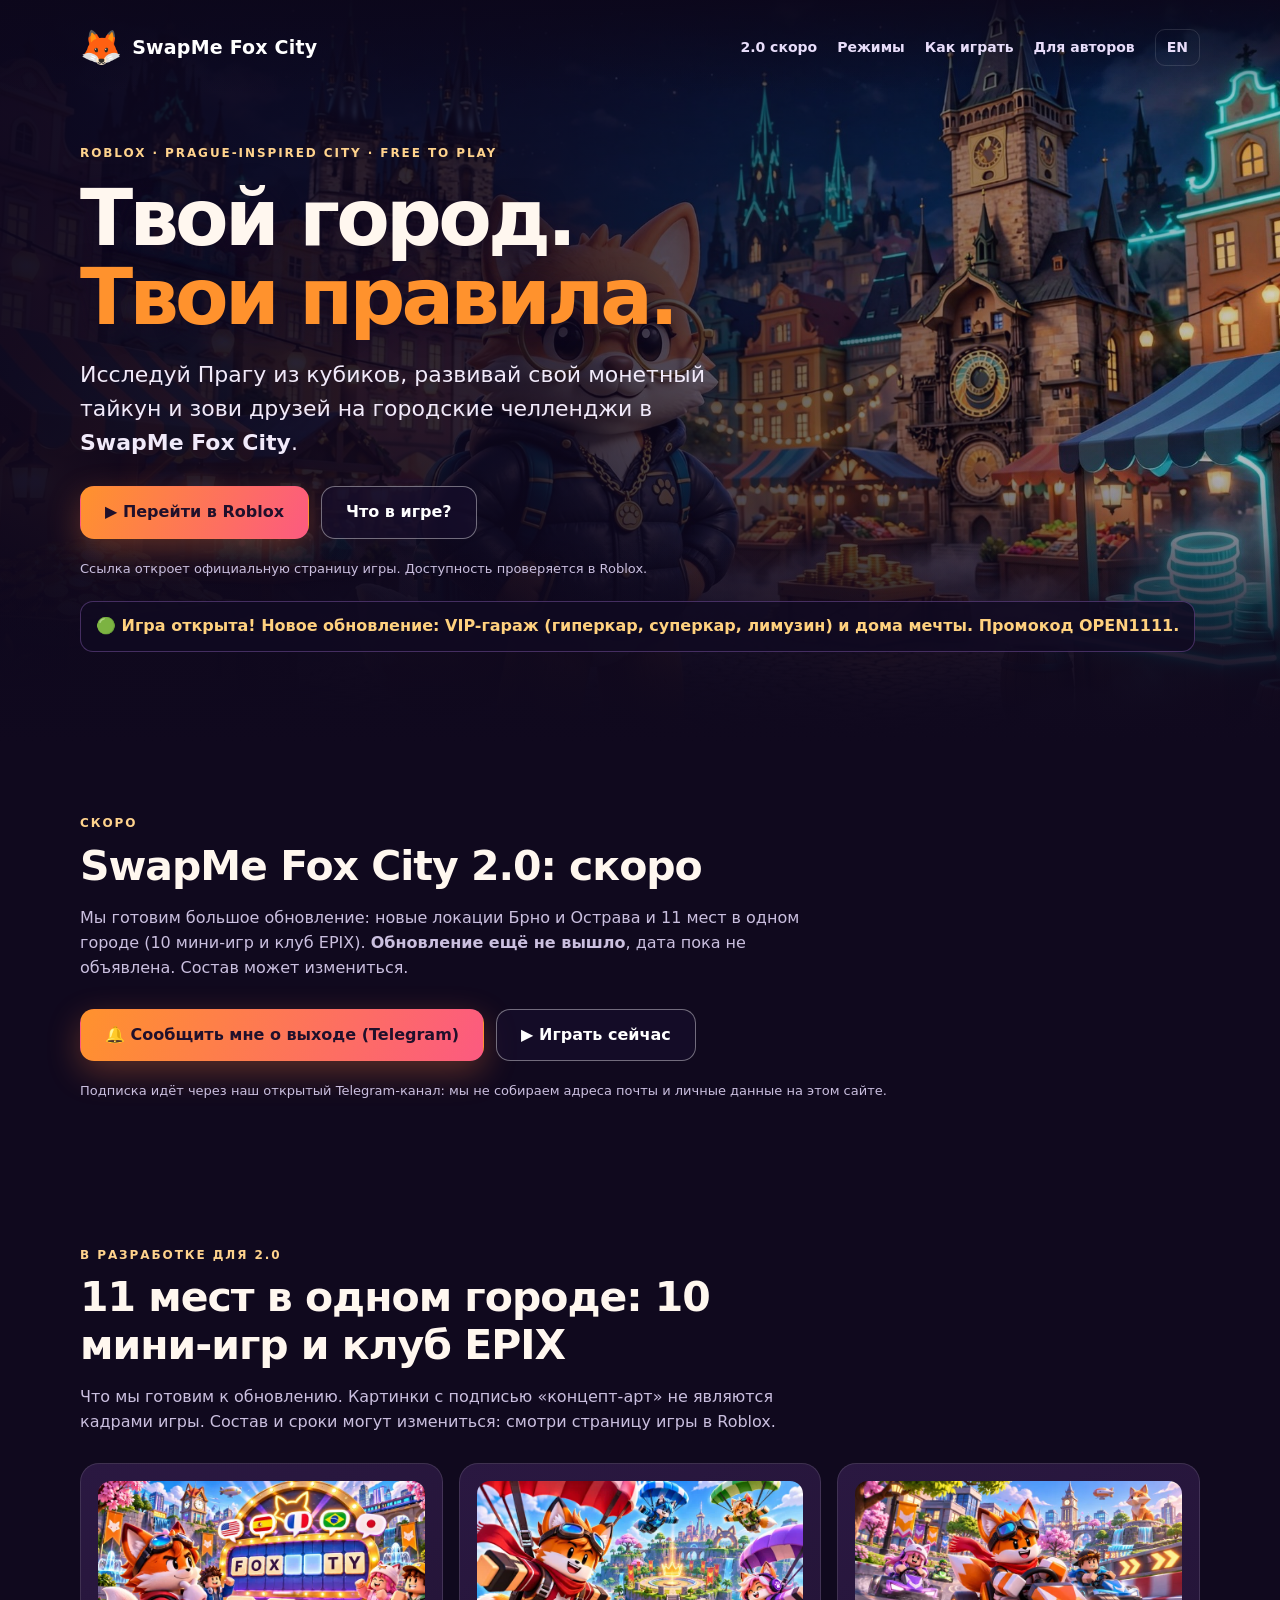
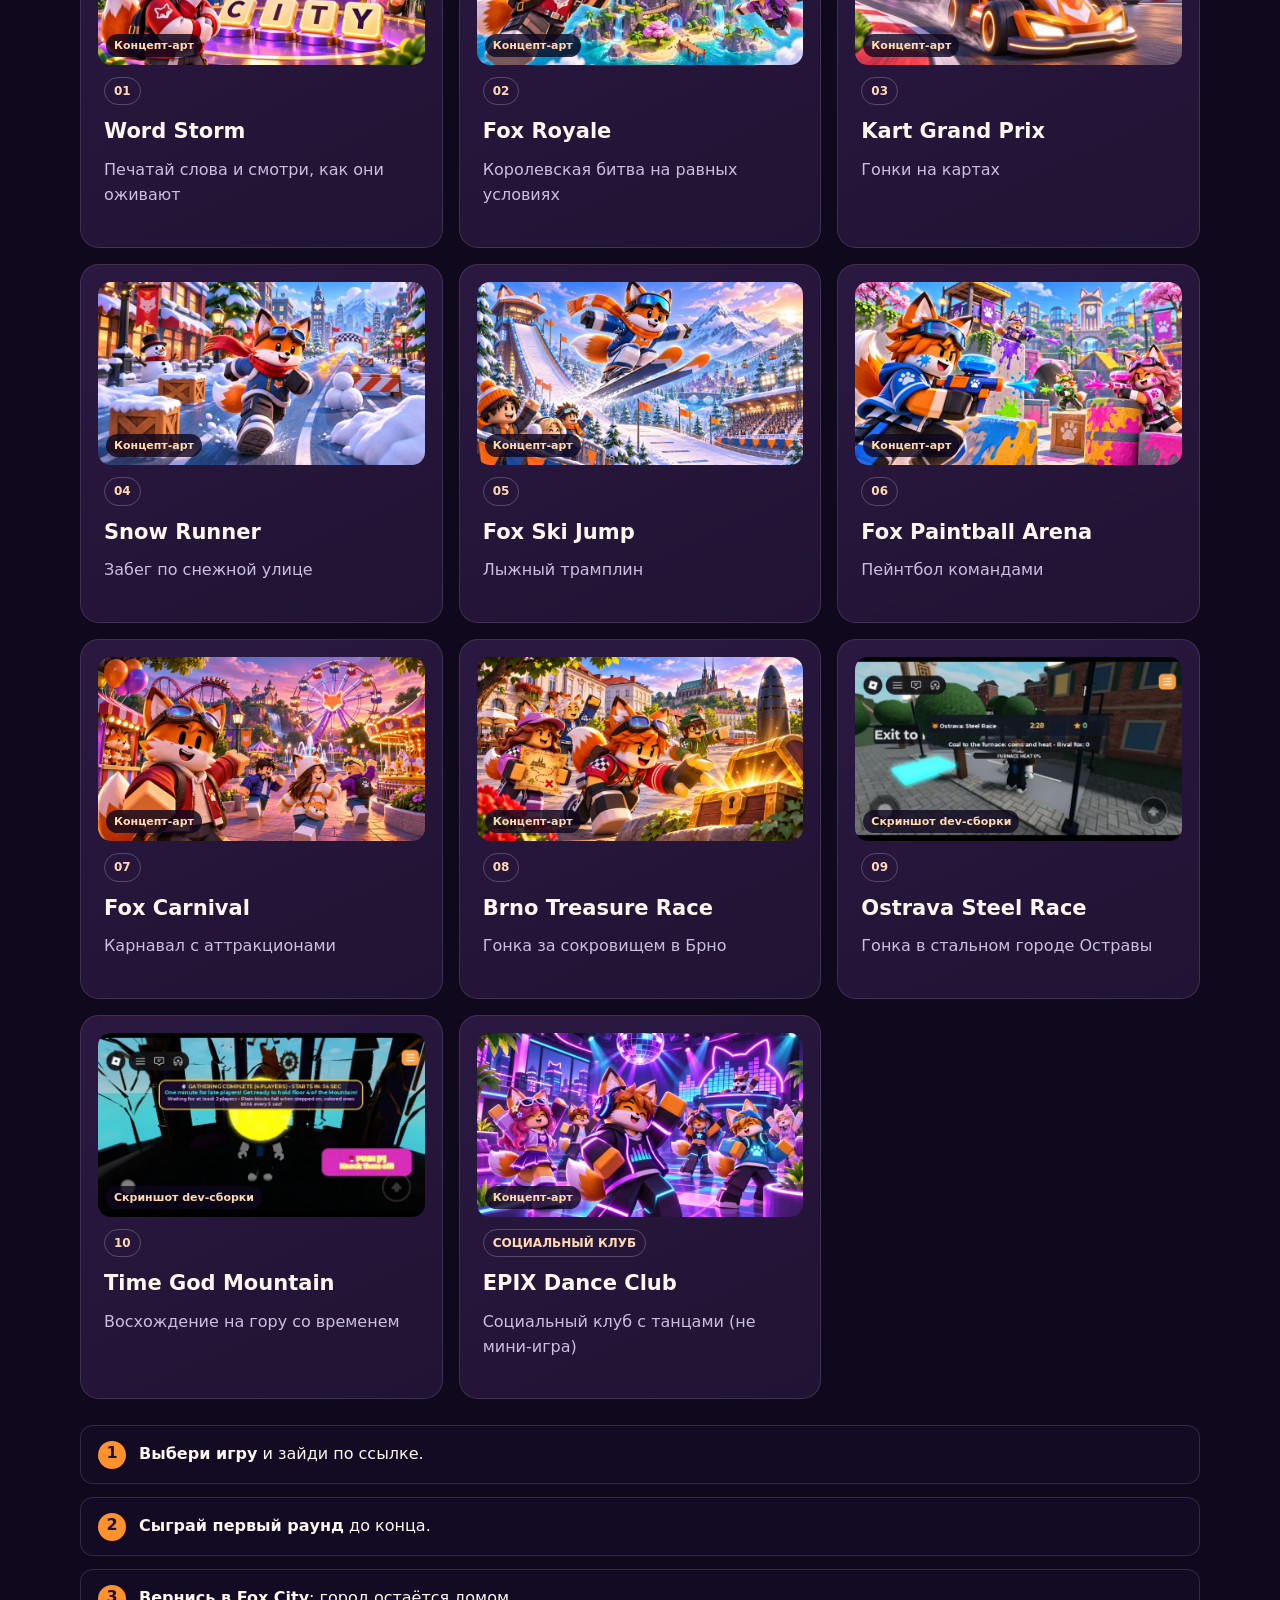
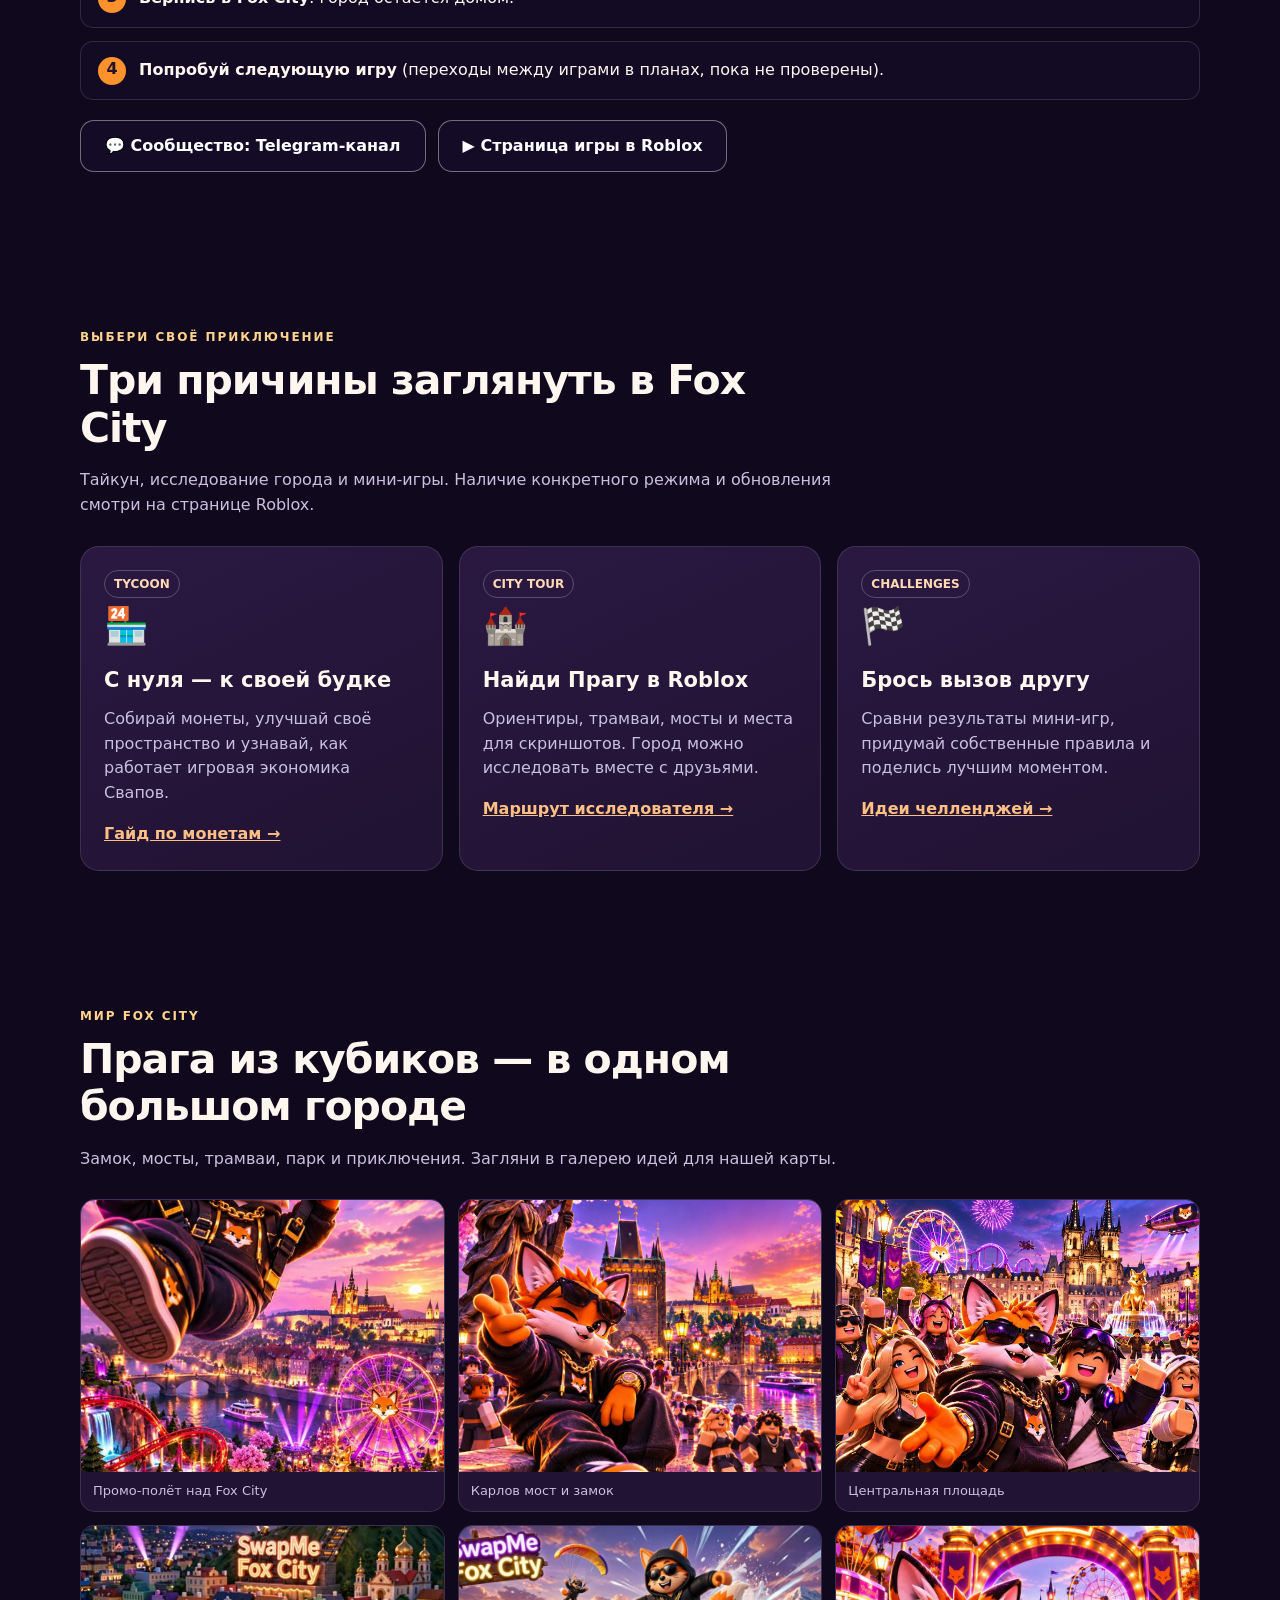
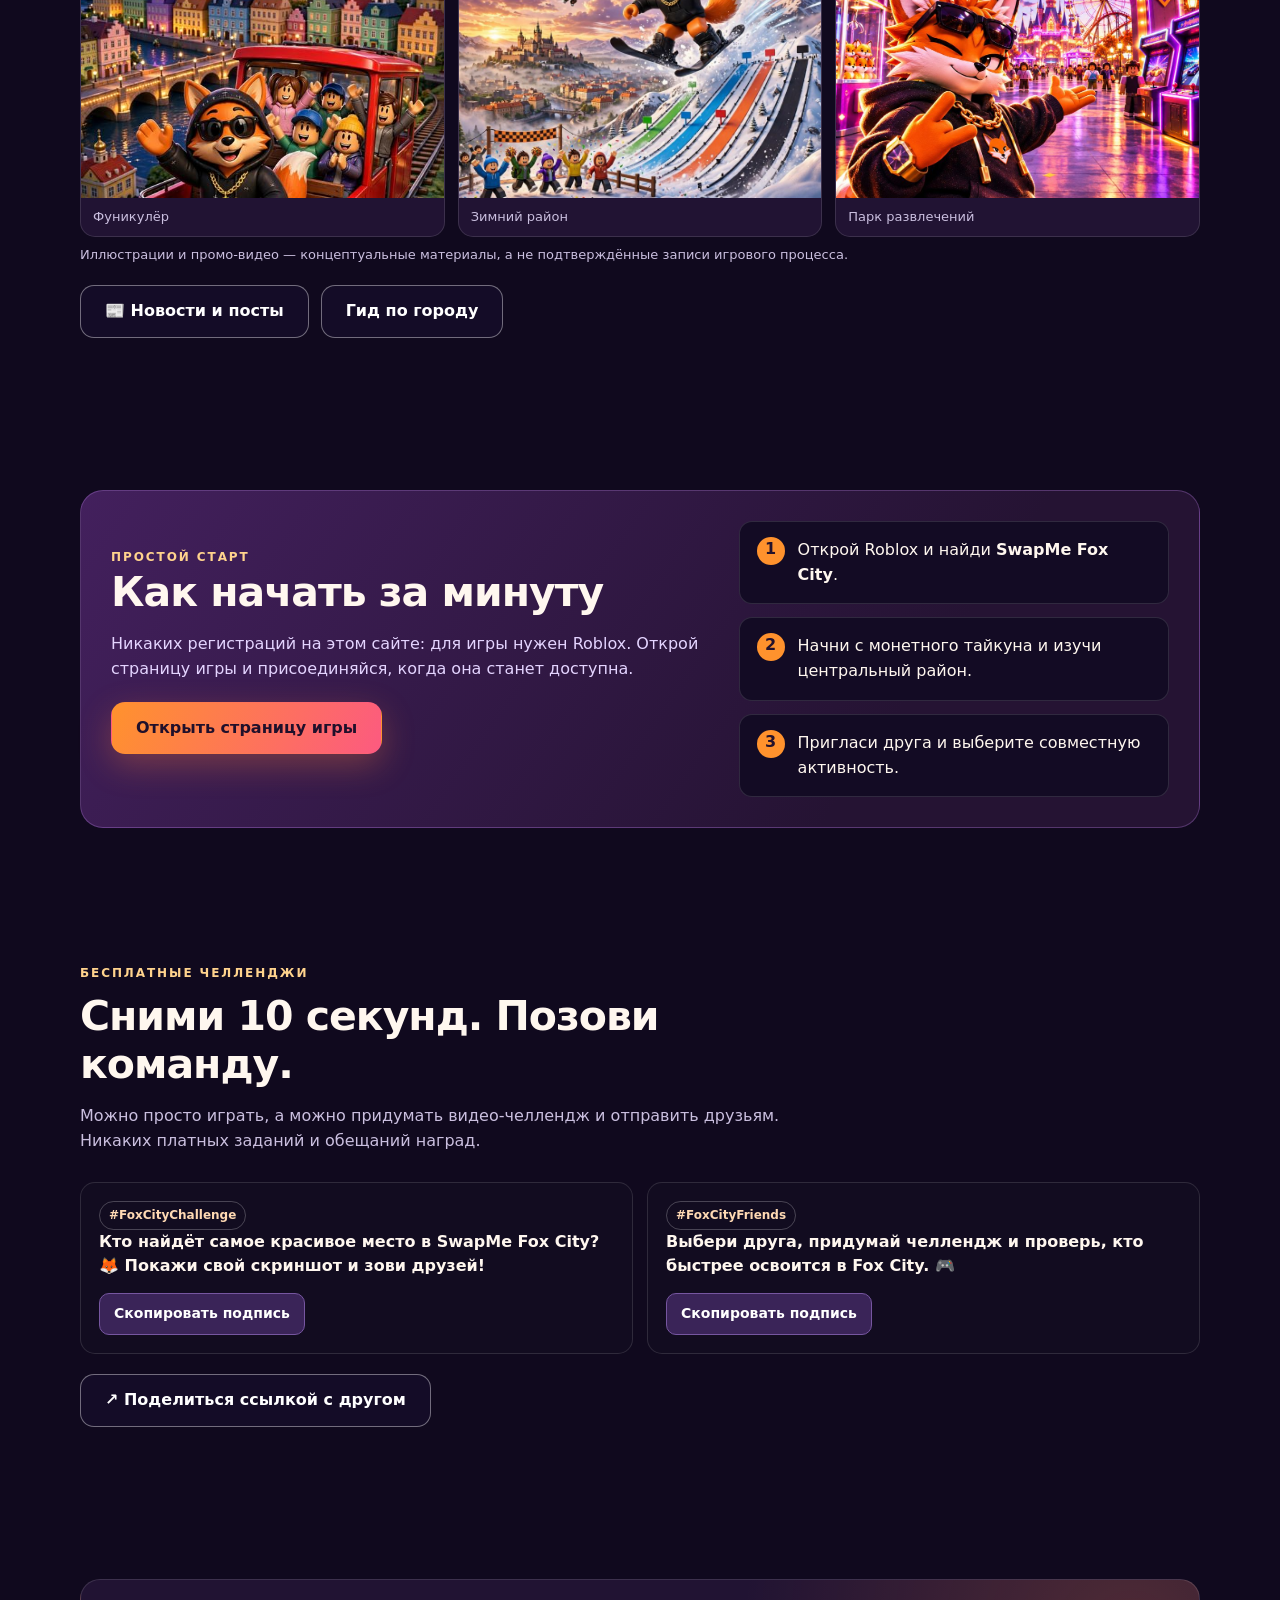
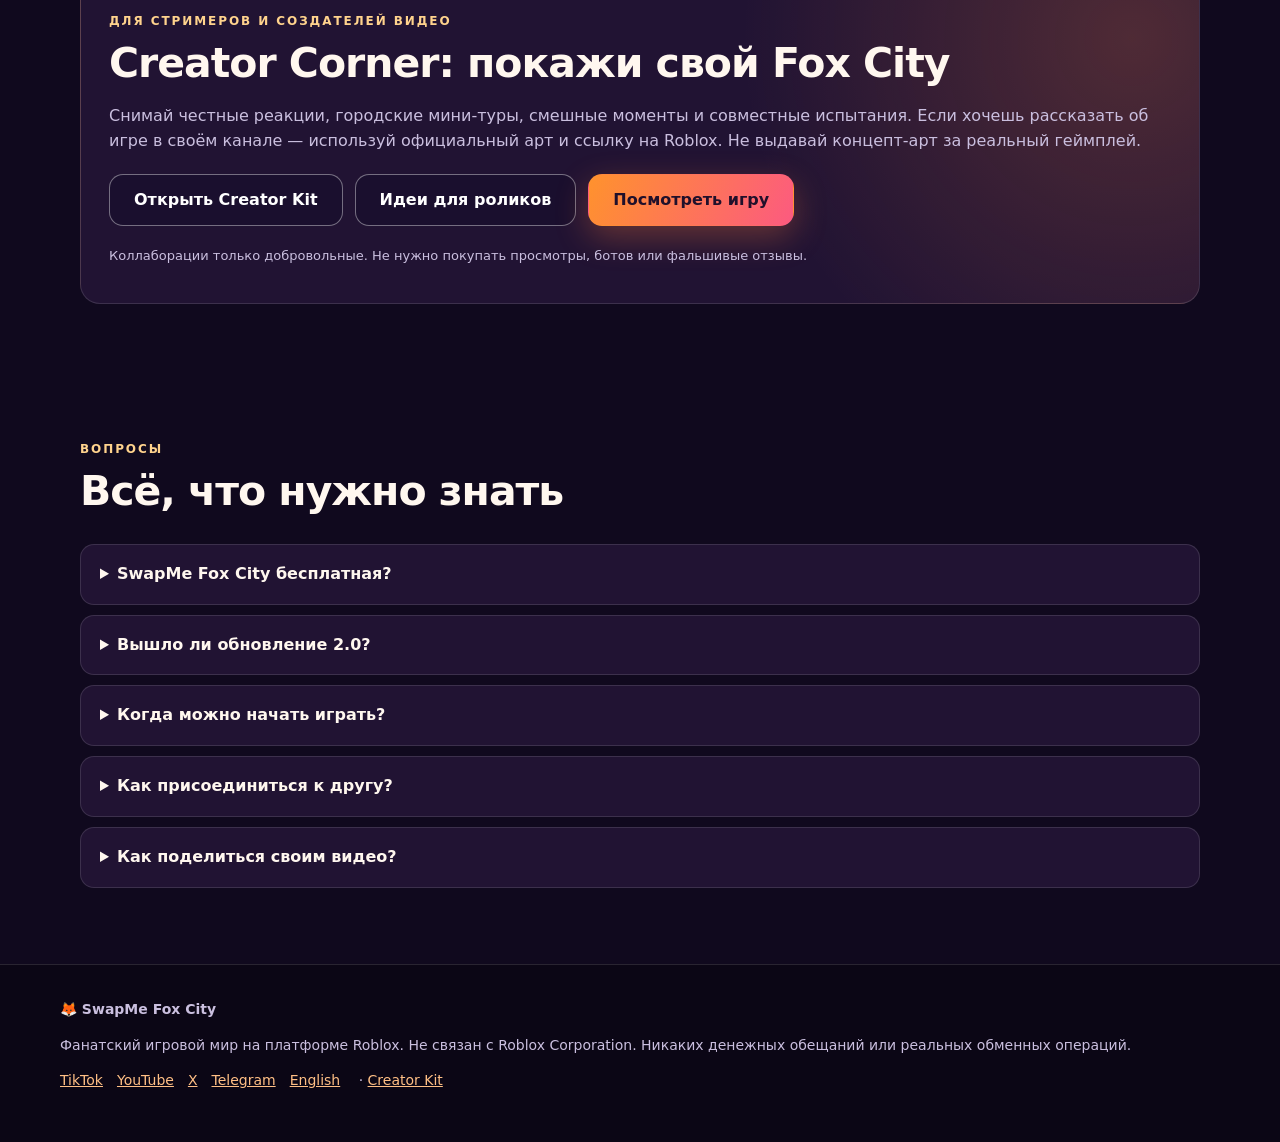
<file: index.html>
<!doctype html>
<html lang="ru">
<head>
<meta charset="utf-8">
<meta name="viewport" content="width=device-width,initial-scale=1">
<title>SwapMe Fox City: бесплатный Roblox tycoon в городе по мотивам Праги, 2.0 скоро</title>
<meta name="description" content="SwapMe Fox City: бесплатный Roblox city tycoon в городе по мотивам Праги. Развивай монетную будку, играй с друзьями. 2.0 скоро: Брно, Острава, 10 мини-игр и клуб EPIX.">
<meta name="robots" content="index,follow,max-image-preview:large">
<link rel="canonical" href="https://molotroka123-cell.github.io/swapme-fox-city/">
<link rel="alternate" hreflang="ru" href="https://molotroka123-cell.github.io/swapme-fox-city/">
<link rel="alternate" hreflang="en" href="https://molotroka123-cell.github.io/swapme-fox-city/en/">
<link rel="alternate" hreflang="x-default" href="https://molotroka123-cell.github.io/swapme-fox-city/en/">
<meta property="og:type" content="website">
<meta property="og:locale" content="ru_RU">
<meta property="og:title" content="SwapMe Fox City: бесплатный Roblox tycoon в городе по мотивам Праги, 2.0 скоро">
<meta property="og:description" content="SwapMe Fox City: бесплатный Roblox city tycoon в городе по мотивам Праги. Развивай монетную будку, играй с друзьями. 2.0 скоро: Брно, Острава, 10 мини-игр и клуб EPIX.">
<meta property="og:url" content="https://molotroka123-cell.github.io/swapme-fox-city/">
<meta property="og:image" content="https://molotroka123-cell.github.io/swapme-fox-city/og-cover.jpg">
<meta property="og:image:width" content="1920"><meta property="og:image:height" content="1080">
<meta name="twitter:card" content="summary_large_image"><meta property="og:site_name" content="SwapMe Fox City"><meta property="og:image:alt" content="Лис-маскот у моста в городе по мотивам Праги"><meta name="twitter:title" content="SwapMe Fox City: бесплатный Roblox tycoon в городе по мотивам Праги, 2.0 скоро"><meta name="twitter:description" content="SwapMe Fox City: бесплатный Roblox city tycoon в городе по мотивам Праги. Развивай монетную будку, играй с друзьями. 2.0 скоро: Брно, Острава, 10 мини-игр и клуб EPIX."><meta name="twitter:image:alt" content="Лис-маскот у моста в городе по мотивам Праги">
<meta name="twitter:image" content="https://molotroka123-cell.github.io/swapme-fox-city/og-cover.jpg">
<meta name="theme-color" content="#10091e">
<link rel="icon" href="data:image/svg+xml,%3Csvg xmlns='http://www.w3.org/2000/svg' viewBox='0 0 100 100'%3E%3Ctext y='.9em' font-size='90'%3E🦊%3C/text%3E%3C/svg%3E">
<link rel="stylesheet" href="assets/site.css">
<script type="application/ld+json">{"@context":"https://schema.org","@graph":[{"@type":"VideoGame","name":"SwapMe Fox City","description":"SwapMe Fox City: бесплатный Roblox city tycoon в городе по мотивам Праги. Развивай монетную будку, играй с друзьями. 2.0 скоро: Брно, Острава, 10 мини-игр и клуб EPIX.","url":"https://molotroka123-cell.github.io/swapme-fox-city/","image":"https://molotroka123-cell.github.io/swapme-fox-city/og-cover.jpg","inLanguage":["ru","en"],"genre":["Tycoon","Simulation","Adventure"],"gamePlatform":"Roblox","applicationCategory":"Game","playMode":"MultiPlayer","keywords":"roblox tycoon, roblox city tycoon, coin tycoon, Prague, Fox City, SwapMe","sameAs":["https://www.roblox.com/games/124887751218092","https://t.me/swapmefoxcity","https://www.tiktok.com/@swapmefoxcity"],"offers":{"@type":"Offer","price":"0","priceCurrency":"USD","url":"https://www.roblox.com/games/124887751218092"}},{"@type":"FAQPage","mainEntity":[{"@type":"Question","name":"SwapMe Fox City бесплатная?","acceptedAnswer":{"@type":"Answer","text":"Да, вход в игру бесплатный. Дополнительная косметика может продаваться за Robux."}},{"@type":"Question","name":"Как найти игру?","acceptedAnswer":{"@type":"Answer","text":"Нажмите кнопку «Перейти в Roblox» или найдите игру по названию SwapMe Fox City."}}]}]}</script>
</head>
<body>
<a class="skip" href="#main">К основному содержимому</a>
<header class="site-nav"><nav class="nav-inner" aria-label="Основная навигация">
 <a class="brand" href="./"><span class="brand-mark" aria-hidden="true">🦊</span><span>SwapMe Fox City</span></a>
 <div class="nav-links"><a href="#soon">2.0 скоро</a><a href="#play-modes">Режимы</a><a href="#how">Как играть</a><a href="#creators">Для авторов</a><a class="lang" href="en/" lang="en">EN</a></div>
</nav></header>
<main id="main">
<section class="hero" aria-labelledby="hero-title"><div class="hero-inner">
 <span class="eyebrow">Roblox · Prague-inspired city · Free to play</span>
 <h1 id="hero-title">Твой город.<br><span class="highlight">Твои правила.</span></h1>
 <p class="lead">Исследуй Прагу из кубиков, развивай свой монетный тайкун и зови друзей на городские челленджи в <strong>SwapMe Fox City</strong>.</p>
 <div class="actions"><a class="btn btn-primary" data-play href="https://www.roblox.com/games/124887751218092">▶ Перейти в Roblox</a><a class="btn btn-secondary" href="#play-modes">Что в игре?</a></div>
 <p class="micro">Ссылка откроет официальную страницу игры. Доступность проверяется в Roblox.</p>
 <div class="launch"><strong id="launch-text">🟢 Игра открыта! Новое обновление: VIP-гараж и дома мечты. Промокод OPEN1111.</strong>
  <span class="count" id="countdown" aria-label="До запланированного запуска"><b id="days">00</b><span>д</span><b id="hours">00</b><span>ч</span><b id="minutes">00</b><span>м</span><b id="seconds">00</b><span>с</span></span>
 </div>
</div></section>
<div class="page">
<section class="section" id="soon">
 <div class="section-head"><span class="eyebrow">Скоро</span><h2>SwapMe Fox City 2.0: скоро</h2><p>Мы готовим большое обновление: новые локации Брно и Острава и 11 мест в одном городе (10 мини-игр и клуб EPIX). <strong>Обновление ещё не вышло</strong>, дата пока не объявлена. Состав может измениться.</p></div>
 <div class="actions"><a class="btn btn-primary" href="https://t.me/swapmefoxcity" rel="noopener noreferrer">🔔 Сообщить мне о выходе (Telegram)</a><a class="btn btn-secondary" data-play href="https://www.roblox.com/games/124887751218092">▶ Играть сейчас</a></div>
 <p class="micro">Подписка идёт через наш открытый Telegram-канал: мы не собираем адреса почты и личные данные на этом сайте.</p>
</section>
<section class="section" id="games11">
 <div class="section-head"><span class="eyebrow">В разработке для 2.0</span><h2>11 мест в одном городе: 10 мини-игр и клуб EPIX</h2><p>Что мы готовим к обновлению. Картинки с подписью «концепт-арт» не являются кадрами игры. Состав и сроки могут измениться: смотри страницу игры в Roblox.</p></div>
 <div class="grid"><article class="f game"><figure class="gimg"><img src="img/games/word-storm.webp" alt="Word Storm: концепт-арт" width="800" height="450" loading="lazy"><figcaption>Концепт-арт</figcaption></figure><span class="tag">01</span><h3>Word Storm</h3><p>Печатай слова и смотри, как они оживают</p></article><article class="f game"><figure class="gimg"><img src="img/games/fox-royale.webp" alt="Fox Royale: концепт-арт" width="800" height="450" loading="lazy"><figcaption>Концепт-арт</figcaption></figure><span class="tag">02</span><h3>Fox Royale</h3><p>Королевская битва на равных условиях</p></article><article class="f game"><figure class="gimg"><img src="img/games/kart-grand-prix.webp" alt="Kart Grand Prix: концепт-арт" width="800" height="450" loading="lazy"><figcaption>Концепт-арт</figcaption></figure><span class="tag">03</span><h3>Kart Grand Prix</h3><p>Гонки на картах</p></article><article class="f game"><figure class="gimg"><img src="img/games/snow-runner.webp" alt="Snow Runner: концепт-арт" width="800" height="450" loading="lazy"><figcaption>Концепт-арт</figcaption></figure><span class="tag">04</span><h3>Snow Runner</h3><p>Забег по снежной улице</p></article><article class="f game"><figure class="gimg"><img src="img/games/ski-jump.webp" alt="Fox Ski Jump: концепт-арт" width="800" height="450" loading="lazy"><figcaption>Концепт-арт</figcaption></figure><span class="tag">05</span><h3>Fox Ski Jump</h3><p>Лыжный трамплин</p></article><article class="f game"><figure class="gimg"><img src="img/games/paintball-arena.webp" alt="Fox Paintball Arena: концепт-арт" width="800" height="450" loading="lazy"><figcaption>Концепт-арт</figcaption></figure><span class="tag">06</span><h3>Fox Paintball Arena</h3><p>Пейнтбол командами</p></article><article class="f game"><figure class="gimg"><img src="img/games/carnival.webp" alt="Fox Carnival: концепт-арт" width="800" height="450" loading="lazy"><figcaption>Концепт-арт</figcaption></figure><span class="tag">07</span><h3>Fox Carnival</h3><p>Карнавал с аттракционами</p></article><article class="f game"><figure class="gimg"><img src="img/games/brno-treasure-race.webp" alt="Brno Treasure Race: концепт-арт" width="800" height="450" loading="lazy"><figcaption>Концепт-арт</figcaption></figure><span class="tag">08</span><h3>Brno Treasure Race</h3><p>Гонка за сокровищем в Брно</p></article><article class="f game"><figure class="gimg"><img src="img/games/ostrava-steel-shot.webp" alt="Ostrava Steel Race: скриншот dev-сборки" width="800" height="450" loading="lazy"><figcaption>Скриншот dev-сборки</figcaption></figure><span class="tag">09</span><h3>Ostrava Steel Race</h3><p>Гонка в стальном городе Остравы</p></article><article class="f game"><figure class="gimg"><img src="img/games/time-god-shot.webp" alt="Time God Mountain: скриншот dev-сборки" width="800" height="450" loading="lazy"><figcaption>Скриншот dev-сборки</figcaption></figure><span class="tag">10</span><h3>Time God Mountain</h3><p>Восхождение на гору со временем</p></article><article class="f game"><figure class="gimg"><img src="img/games/epix-dance-club.webp" alt="EPIX Dance Club: концепт-арт" width="800" height="450" loading="lazy"><figcaption>Концепт-арт</figcaption></figure><span class="tag">СОЦИАЛЬНЫЙ КЛУБ</span><h3>EPIX Dance Club</h3><p>Социальный клуб с танцами (не мини-игра)</p></article></div>
 <ol class="steps funnel"><li><strong>Выбери игру</strong> и зайди по ссылке.</li><li><strong>Сыграй первый раунд</strong> до конца.</li><li><strong>Вернись в Fox City</strong>: город остаётся домом.</li><li><strong>Попробуй следующую игру</strong> (переходы между играми в планах, пока не проверены).</li></ol>
 <div class="actions"><a class="btn btn-secondary" href="https://t.me/swapmefoxcity" rel="noopener noreferrer">💬 Сообщество: Telegram-канал</a><a class="btn btn-secondary" data-play href="https://www.roblox.com/games/124887751218092">▶ Страница игры в Roblox</a></div>
</section>
<section class="section" id="play-modes">
 <div class="section-head"><span class="eyebrow">Выбери своё приключение</span><h2>Три причины заглянуть в Fox City</h2><p>Тайкун, исследование города и мини-игры. Наличие конкретного режима и обновления смотри на странице Roblox.</p></div>
 <div class="grid">
  <article class="f"><span class="tag">TYCOON</span><div class="e" aria-hidden="true">🏪</div><h3>С нуля — к своей будке</h3><p>Собирай монеты, улучшай своё пространство и узнавай, как работает игровая экономика Свапов.</p><a class="read" href="guide/coin-merge-guide.html">Гайд по монетам →</a></article>
  <article class="f"><span class="tag">CITY TOUR</span><div class="e" aria-hidden="true">🏰</div><h3>Найди Прагу в Roblox</h3><p>Ориентиры, трамваи, мосты и места для скриншотов. Город можно исследовать вместе с друзьями.</p><a class="read" href="discover/prague-in-roblox.html">Маршрут исследователя →</a></article>
  <article class="f"><span class="tag">CHALLENGES</span><div class="e" aria-hidden="true">🏁</div><h3>Брось вызов другу</h3><p>Сравни результаты мини-игр, придумай собственные правила и поделись лучшим моментом.</p><a class="read" href="challenge/fox-flight.html">Идеи челленджей →</a></article>
 </div>
</section>
<section class="section" id="world">
 <div class="section-head"><span class="eyebrow">Мир Fox City</span><h2>Прага из кубиков — в одном большом городе</h2><p>Замок, мосты, трамваи, парк и приключения. Загляни в галерею идей для нашей карты.</p></div>
 <div class="world-gallery">
  <figure><video src="img/paraglide.mp4" autoplay muted loop playsinline preload="metadata" poster="img/paraglide.jpg" aria-label="Промо-полёт над городом"></video><figcaption>Промо-полёт над Fox City</figcaption></figure>
  <figure><img src="img/bridge.jpg" alt="Лис у моста в городе по мотивам Праги" loading="lazy"><figcaption>Карлов мост и замок</figcaption></figure>
  <figure><img src="img/plaza.jpg" alt="Городская площадь и лисёнок" loading="lazy"><figcaption>Центральная площадь</figcaption></figure>
  <figure><img src="img/funicular.jpg" alt="Фуникулёр к замку" loading="lazy"><figcaption>Фуникулёр</figcaption></figure>
  <figure><img src="img/ski.jpg" alt="Лыжный район из игры" loading="lazy"><figcaption>Зимний район</figcaption></figure>
  <figure><img src="img/park.jpg" alt="Большой парк аттракционов" loading="lazy"><figcaption>Парк развлечений</figcaption></figure>
 </div>
 <p class="micro">Иллюстрации и промо-видео — концептуальные материалы, а не подтверждённые записи игрового процесса.</p>
 <div class="actions"><a class="btn btn-secondary" href="posts/">📰 Новости и посты</a><a class="btn btn-secondary" href="discover/prague-in-roblox.html">Гид по городу</a></div>
</section>
<section class="section" id="how">
 <div class="callout"><div><span class="eyebrow">Простой старт</span><h2>Как начать за минуту</h2><p>Никаких регистраций на этом сайте: для игры нужен Roblox. Открой страницу игры и присоединяйся, когда она станет доступна.</p><div class="actions"><a class="btn btn-primary" data-play href="https://www.roblox.com/games/124887751218092">Открыть страницу игры</a></div></div>
 <ol class="steps"><li>Открой Roblox и найди <strong>SwapMe Fox City</strong>.</li><li>Начни с монетного тайкуна и изучи центральный район.</li><li>Пригласи друга и выберите совместную активность.</li></ol></div>
</section>
<section class="section" id="community">
 <div class="section-head"><span class="eyebrow">Бесплатные челленджи</span><h2>Сними 10 секунд. Позови команду.</h2><p>Можно просто играть, а можно придумать видео-челлендж и отправить друзьям. Никаких платных заданий и обещаний наград.</p></div>
 <div class="tiles">
  <div class="caption-card"><span class="tag">#FoxCityChallenge</span><p id="caption-ru-1">Кто найдёт самое красивое место в SwapMe Fox City? 🦊 Покажи свой скриншот и зови друзей!</p><button class="small-btn" type="button" data-copy-caption="caption-ru-1">Скопировать подпись</button></div>
  <div class="caption-card"><span class="tag">#FoxCityFriends</span><p id="caption-ru-2">Выбери друга, придумай челлендж и проверь, кто быстрее освоится в Fox City. 🎮</p><button class="small-btn" type="button" data-copy-caption="caption-ru-2">Скопировать подпись</button></div>
 </div>
 <div class="actions"><button class="btn btn-secondary" type="button" id="share-site">↗ Поделиться ссылкой с другом</button></div><p id="action-status" aria-live="polite" class="micro"></p>
</section>
<section class="section" id="creators">
 <div class="creator"><span class="eyebrow">Для стримеров и создателей видео</span><h2>Creator Corner: покажи свой Fox City</h2>
 <p class="detail">Снимай честные реакции, городские мини-туры, смешные моменты и совместные испытания. Если хочешь рассказать об игре в своём канале — используй официальный арт и ссылку на Roblox. Не выдавай концепт-арт за реальный геймплей.</p>
 <div class="actions"><a class="btn btn-secondary" href="creators/">Открыть Creator Kit</a><a class="btn btn-secondary" href="challenge/fox-flight.html">Идеи для роликов</a><a class="btn btn-primary" data-play href="https://www.roblox.com/games/124887751218092">Посмотреть игру</a></div>
 <p class="micro">Коллаборации только добровольные. Не нужно покупать просмотры, ботов или фальшивые отзывы.</p>
 </div>
</section>
<section class="section faq" id="faq">
 <div class="section-head"><span class="eyebrow">Вопросы</span><h2>Всё, что нужно знать</h2></div>
 <details><summary>SwapMe Fox City бесплатная?</summary><p>Да, вход бесплатный. Дополнительные косметические предметы могут продаваться за Robux.</p></details>
 <details><summary>Вышло ли обновление 2.0?</summary><p>Пока нет: 2.0 скоро, даты выхода нет. Новости: t.me/swapmefoxcity.</p></details>
 <details><summary>Когда можно начать играть?</summary><p>Старт был запланирован на 11 ноября 2026 года, 18:00 по Праге. Актуальную доступность проверяй по кнопке «Перейти в Roblox».</p></details>
 <details><summary>Как присоединиться к другу?</summary><p>Проверь доступность игры через Roblox, войди в игру и воспользуйся официальными функциями друзей Roblox.</p></details>
 <details><summary>Как поделиться своим видео?</summary><p>Публикуй собственный ролик в соцсетях с тегом #FoxCityChallenge. Ссылку на страницу игры можно взять выше.</p></details>
</section>
</div>
</main>
<footer class="footer"><div class="foot-inner"><strong>🦊 SwapMe Fox City</strong><p>Фанатский игровой мир на платформе Roblox. Не связан с Roblox Corporation. Никаких денежных обещаний или реальных обменных операций.</p><p><a href="https://www.tiktok.com/@swapmefoxcity" rel="noopener noreferrer">TikTok</a><a href="https://www.youtube.com/channel/UCB5VlyEtYK2ac3uzUVtD4jw" rel="noopener noreferrer">YouTube</a><a href="https://x.com/dtDWZ91l1eUEAIO" rel="noopener noreferrer">X</a><a href="https://t.me/swapmefoxcity" rel="noopener noreferrer">Telegram</a><a href="en/" lang="en">English</a> · <a href="creators/">Creator Kit</a></p></div></footer>
<noscript><p class="noscript">Для таймера и кнопки «Поделиться» нужен JavaScript; ссылка на Roblox работает без него.</p></noscript>
<script defer src="assets/share-links.js"></script><script defer src="assets/site.js"></script>
</body></html>
</file>
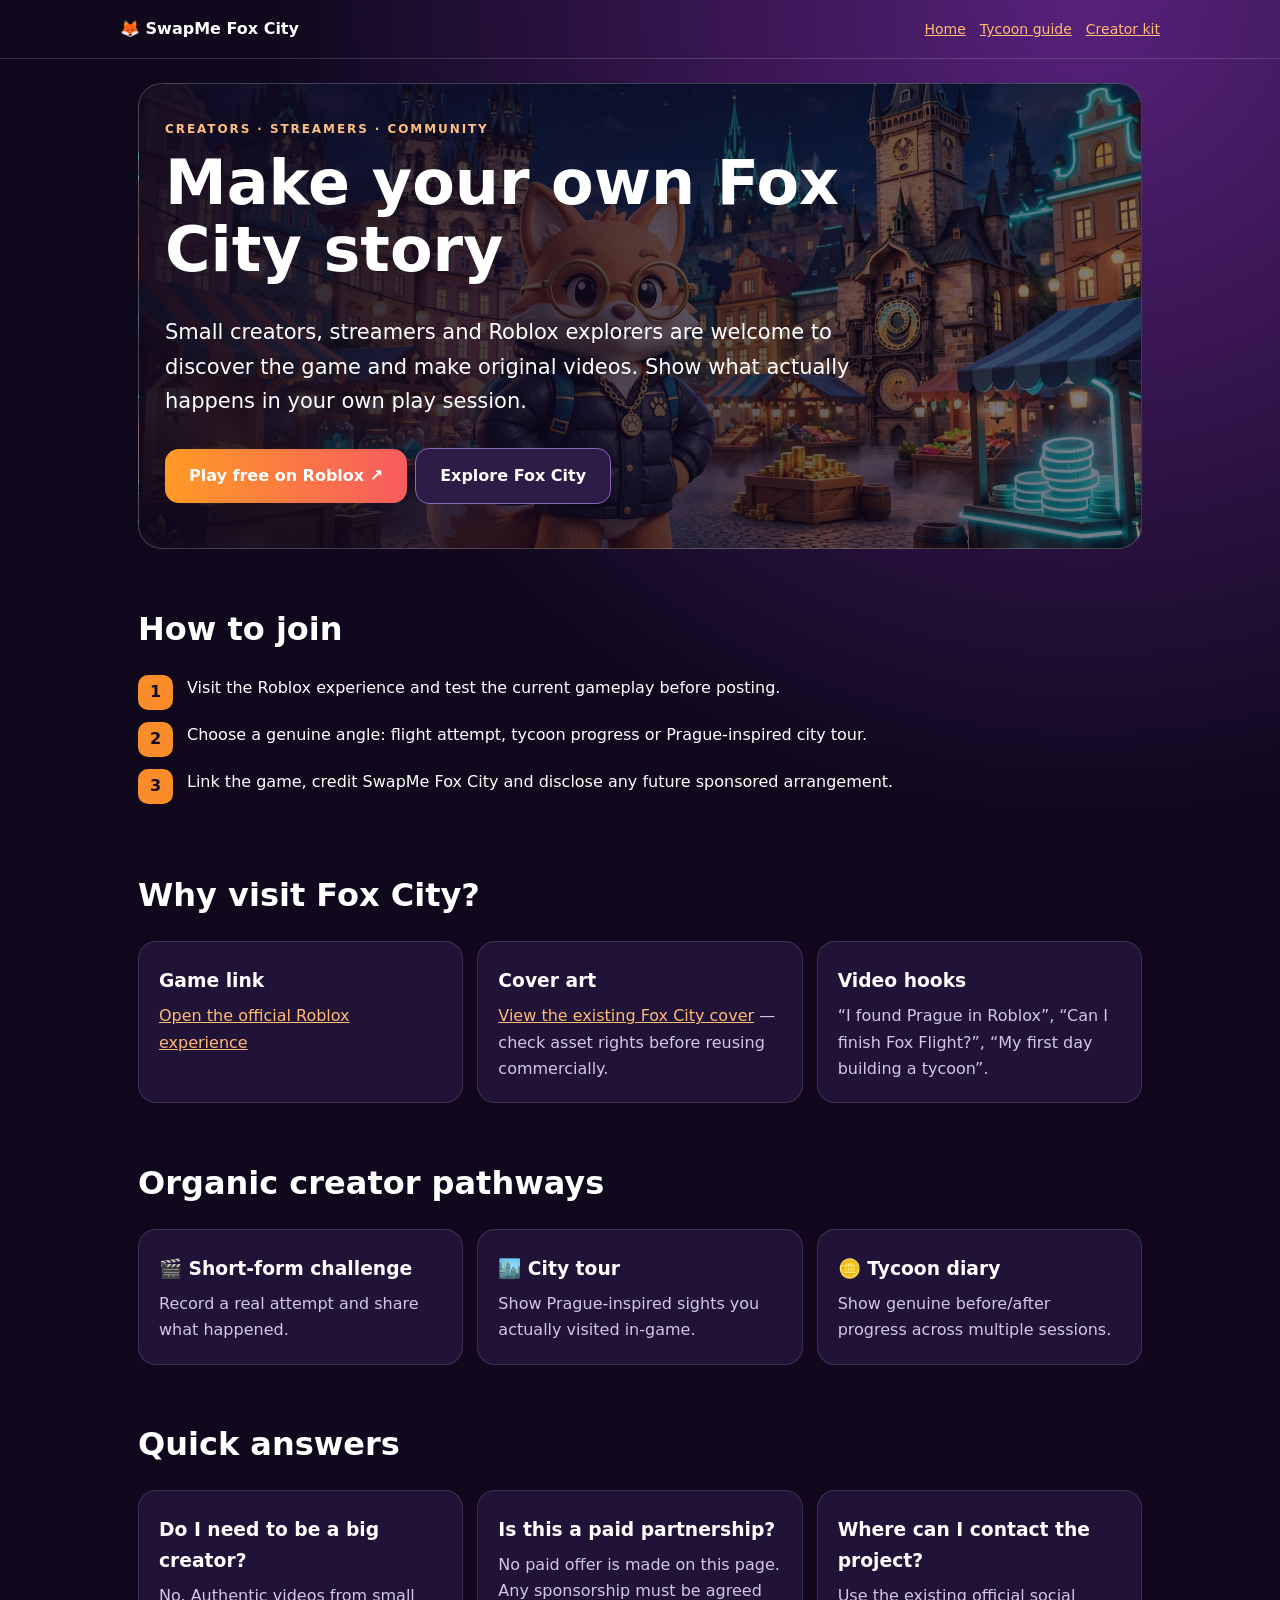
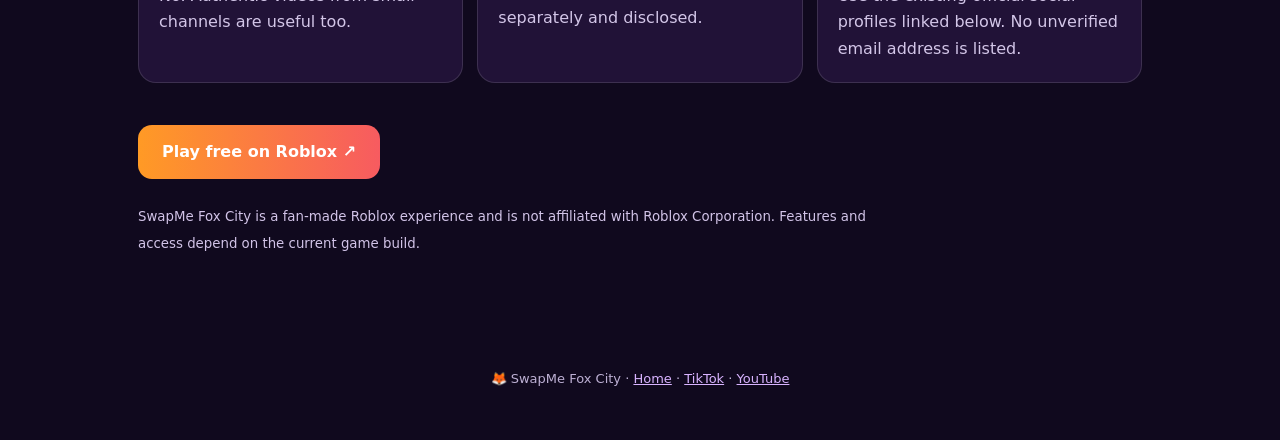
<file: creators/index.html>
<!doctype html>
<html lang="en"><head>
<meta charset="utf-8"><meta name="viewport" content="width=device-width,initial-scale=1">
<title>SwapMe Fox City Creator Kit | Roblox Gameplay & Collabs</title><meta name="description" content="Free creator information for SwapMe Fox City: game link, brand cover, video ideas and authentic Roblox gameplay challenges.">
<link rel="canonical" href="https://molotroka123-cell.github.io/swapme-fox-city/creators/"><meta name="robots" content="index,follow,max-image-preview:large">
<meta property="og:type" content="website"><meta property="og:title" content="SwapMe Fox City Creator Kit | Roblox Gameplay & Collabs"><meta property="og:description" content="Free creator information for SwapMe Fox City: game link, brand cover, video ideas and authentic Roblox gameplay challenges.">
<meta property="og:url" content="https://molotroka123-cell.github.io/swapme-fox-city/creators/"><meta property="og:image" content="https://molotroka123-cell.github.io/swapme-fox-city/og-cover.jpg">
<meta name="twitter:card" content="summary_large_image">
<script type="application/ld+json">{"@context":"https://schema.org","@type":"WebPage","name":"SwapMe Fox City Creator Kit | Roblox Gameplay & Collabs","description":"Free creator information for SwapMe Fox City: game link, brand cover, video ideas and authentic Roblox gameplay challenges.","url":"https://molotroka123-cell.github.io/swapme-fox-city/creators/","isPartOf":{"@type":"WebSite","name":"SwapMe Fox City","url":"https://molotroka123-cell.github.io/swapme-fox-city/"}}</script>
<style>
:root{--bg:#10091e;--panel:#211237;--ink:#fff;--muted:#d3c6e8;--orange:#ff922e;--purple:#b76bff}
*{box-sizing:border-box}html{scroll-behavior:smooth}body{margin:0;background:radial-gradient(circle at 85% 0%,#58217c 0,transparent 35%),var(--bg);color:var(--ink);font:16px/1.65 system-ui,-apple-system,Segoe UI,Roboto,sans-serif}
a{color:#ffba73}a:focus-visible,button:focus-visible{outline:3px solid #fff;outline-offset:3px}
header{padding:16px max(18px,calc((100vw - 1040px)/2));display:flex;align-items:center;justify-content:space-between;gap:12px;border-bottom:1px solid #ffffff26}
.brand{font-weight:900;color:#fff;text-decoration:none}header nav a{font-size:14px;margin-left:14px}
main{max-width:1040px;margin:auto;padding:24px 18px 72px}
.hero{border-radius:24px;min-height:360px;padding:36px 26px;display:flex;flex-direction:column;justify-content:end;background:linear-gradient(90deg,#10091eea,#10091e80),url('../og-cover.jpg') center/cover;border:1px solid #ffffff33}
.kicker{font-size:12px;font-weight:800;letter-spacing:.16em;color:#ffbe83;text-transform:uppercase}
h1{font-size:clamp(32px,6vw,62px);line-height:1.08;max-width:770px;margin:10px 0}h2{font-size:clamp(24px,4vw,32px);line-height:1.2}p{max-width:740px}.lead{font-size:clamp(17px,2vw,21px);color:#fff}
.btn{display:inline-block;text-align:center;border:0;border-radius:14px;background:linear-gradient(90deg,#ff9a25,#f75b60);color:#fff;text-decoration:none;font-weight:800;padding:14px 24px;margin:8px 8px 8px 0}
.btn.alt{background:#2d1d46;border:1px solid #8c65bd}.grid{display:grid;grid-template-columns:repeat(auto-fit,minmax(220px,1fr));gap:14px}
.card{background:#211237;border:1px solid #ffffff20;border-radius:18px;padding:20px}.card h3{margin:4px 0 6px}.card p{color:var(--muted);margin:0}
section{padding-top:34px}.step{display:flex;gap:14px;margin:12px 0}.num{display:grid;place-items:center;width:35px;height:35px;flex:none;border-radius:10px;background:#fa8c29;color:#12091f;font-weight:900}
footer{padding:24px 18px 50px;text-align:center;color:#bdb0d4;font-size:13px}footer a{color:#d8b3ff}
small{color:#d1c3e7}@media(max-width:620px){header{align-items:flex-start;flex-direction:column}.hero{min-height:340px;padding:26px 18px}header nav a{margin:0 12px 0 0}}
@media(prefers-reduced-motion:reduce){html{scroll-behavior:auto}}
</style></head><body>
<header><a class="brand" href="../">🦊 SwapMe Fox City</a><nav aria-label="Site"><a href="../">Home</a><a href="../guide/roblox-tycoon-to-play-with-friends.html">Tycoon guide</a><a href="../creators/">Creator kit</a></nav></header>
<main>
<div class="hero"><span class="kicker">Creators · Streamers · Community</span><h1>Make your own Fox City story</h1><p class="lead">Small creators, streamers and Roblox explorers are welcome to discover the game and make original videos. Show what actually happens in your own play session.</p><div><a class="btn" data-play href="https://www.roblox.com/games/124887751218092" rel="noopener noreferrer">Play free on Roblox ↗</a><a class="btn alt" href="../">Explore Fox City</a></div></div>
<section><h2>How to join</h2><div class="step"><span class="num">1</span><div>Visit the Roblox experience and test the current gameplay before posting.</div></div><div class="step"><span class="num">2</span><div>Choose a genuine angle: flight attempt, tycoon progress or Prague-inspired city tour.</div></div><div class="step"><span class="num">3</span><div>Link the game, credit SwapMe Fox City and disclose any future sponsored arrangement.</div></div></section>
<section><h2>Why visit Fox City?</h2><div class="grid"><div class="card"><h3>Game link</h3><p><a data-play href="https://www.roblox.com/games/124887751218092">Open the official Roblox experience</a></p></div><div class="card"><h3>Cover art</h3><p><a href="../og-cover.jpg">View the existing Fox City cover</a> — check asset rights before reusing commercially.</p></div><div class="card"><h3>Video hooks</h3><p>“I found Prague in Roblox”, “Can I finish Fox Flight?”, “My first day building a tycoon”.</p></div></div></section>
<section><h2>Organic creator pathways</h2><div class="grid"><div class="card"><h3>🎬 Short-form challenge</h3><p>Record a real attempt and share what happened.</p></div><div class="card"><h3>🏙️ City tour</h3><p>Show Prague-inspired sights you actually visited in-game.</p></div><div class="card"><h3>🪙 Tycoon diary</h3><p>Show genuine before/after progress across multiple sessions.</p></div></div></section>
<section><h2>Quick answers</h2><div class="grid"><div class="card"><h3>Do I need to be a big creator?</h3><p>No. Authentic videos from small channels are useful too.</p></div><div class="card"><h3>Is this a paid partnership?</h3><p>No paid offer is made on this page. Any sponsorship must be agreed separately and disclosed.</p></div><div class="card"><h3>Where can I contact the project?</h3><p>Use the existing official social profiles linked below. No unverified email address is listed.</p></div></div></section>
<section><a class="btn" data-play href="https://www.roblox.com/games/124887751218092" rel="noopener noreferrer">Play free on Roblox ↗</a><p><small>SwapMe Fox City is a fan-made Roblox experience and is not affiliated with Roblox Corporation. Features and access depend on the current game build.</small></p></section>
</main><footer>🦊 SwapMe Fox City · <a href="../">Home</a> · <a href="https://www.tiktok.com/@swapmefoxcity">TikTok</a> · <a href="https://www.youtube.com/channel/UCB5VlyEtYK2ac3uzUVtD4jw">YouTube</a></footer><script defer src="../assets/share-links.js"></script><script defer src="../assets/site.js"></script></body></html>
</file>
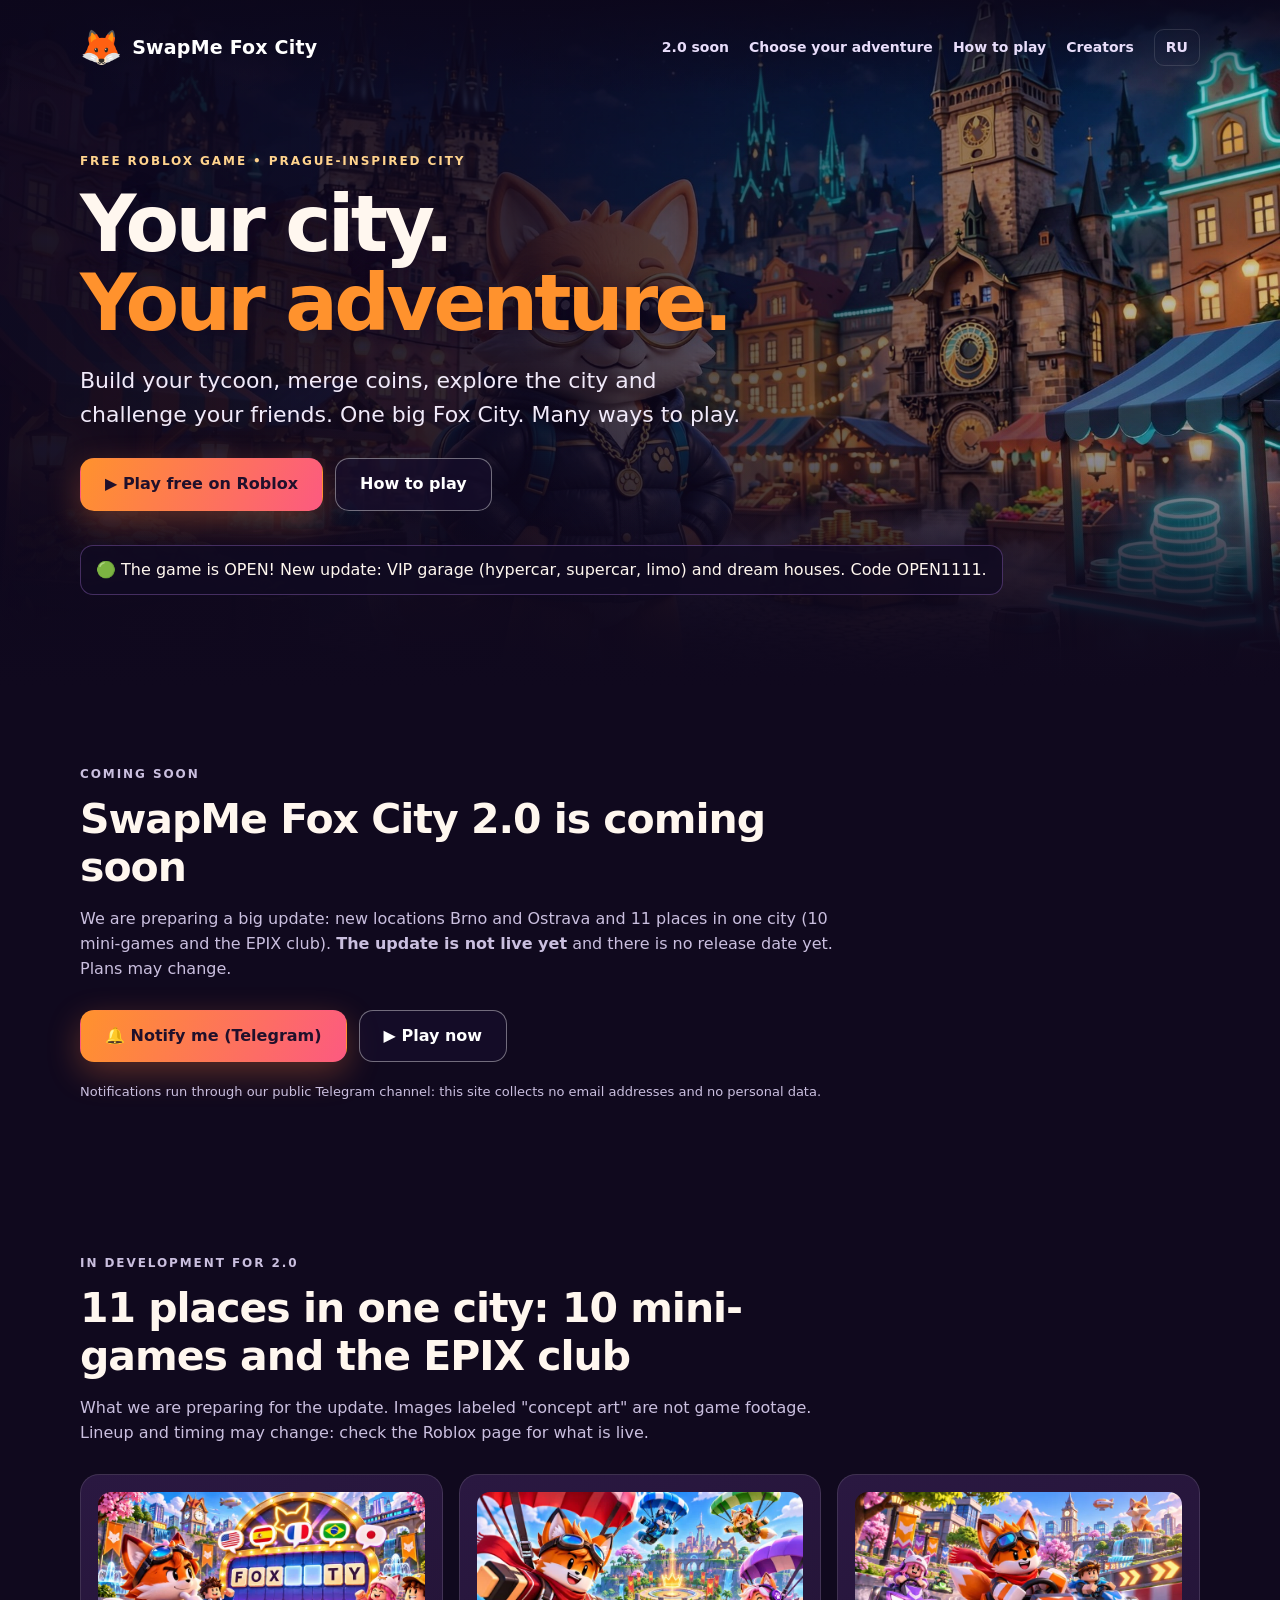
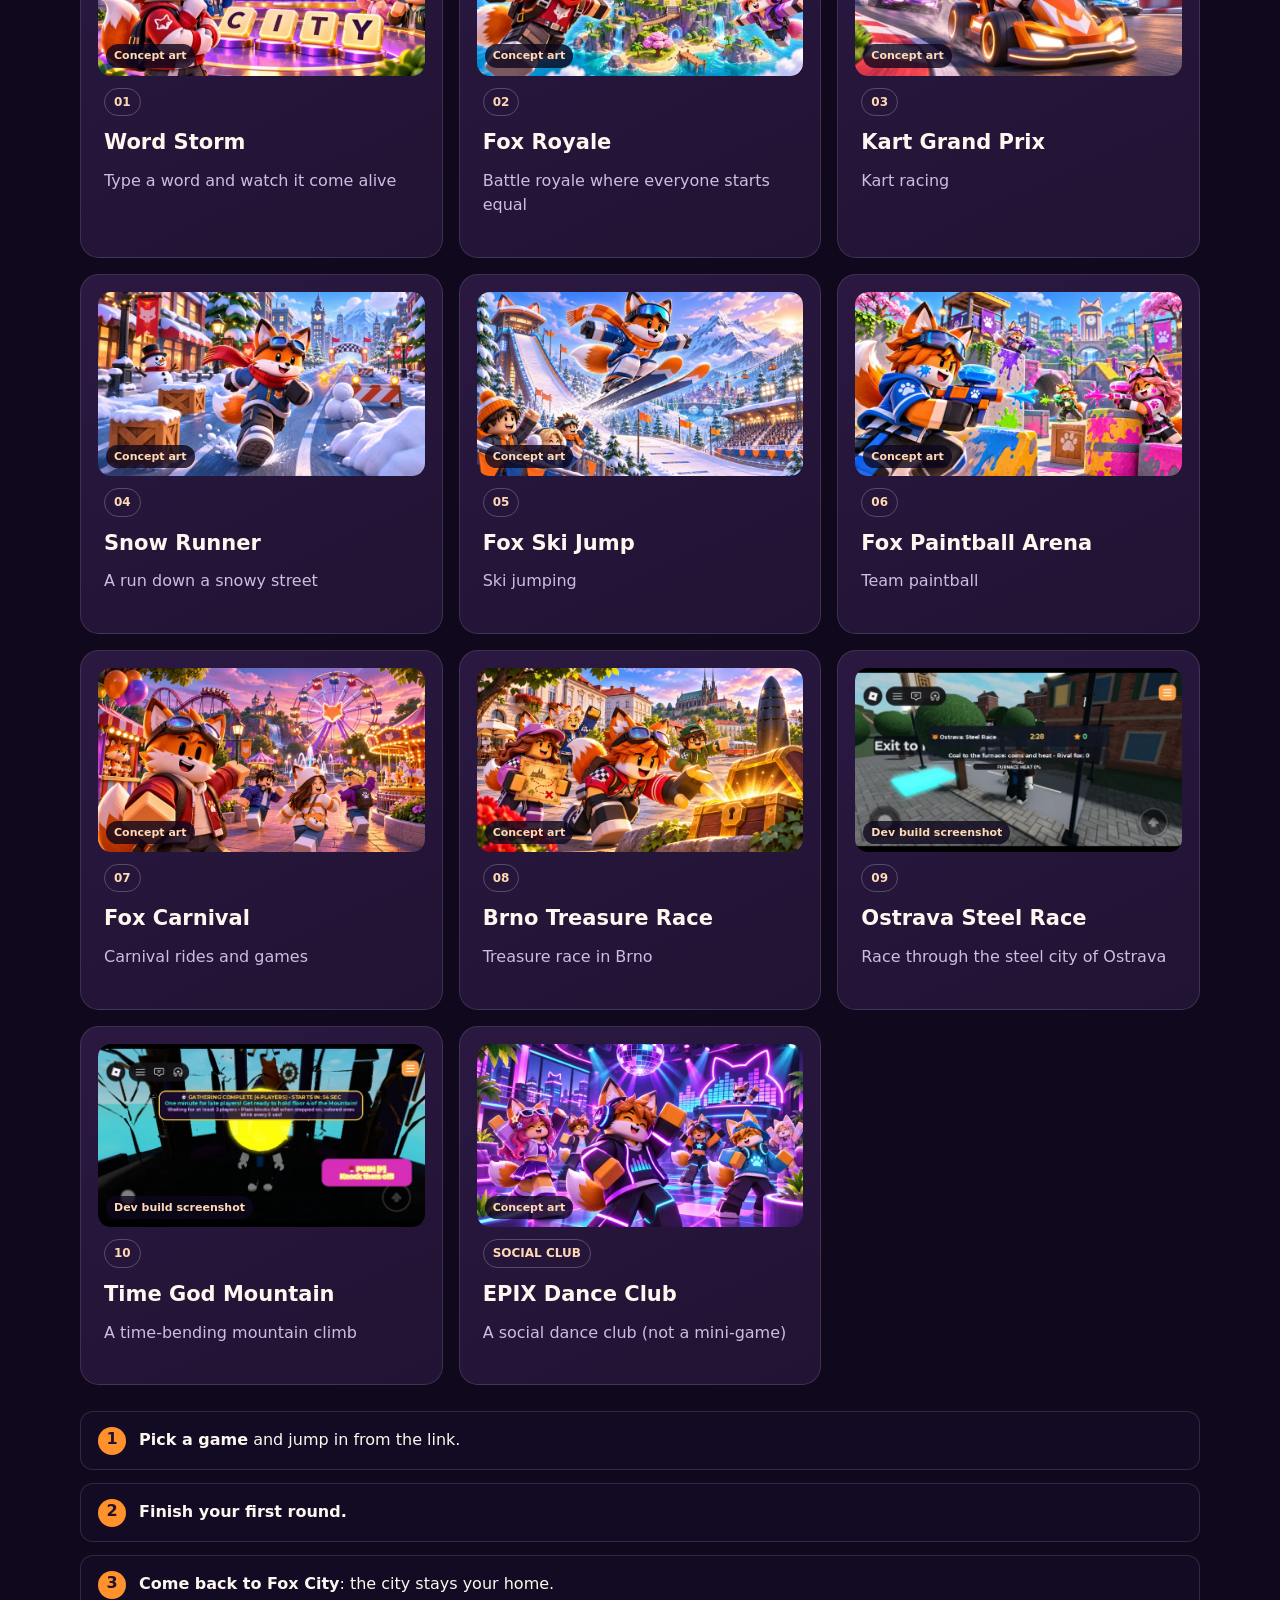
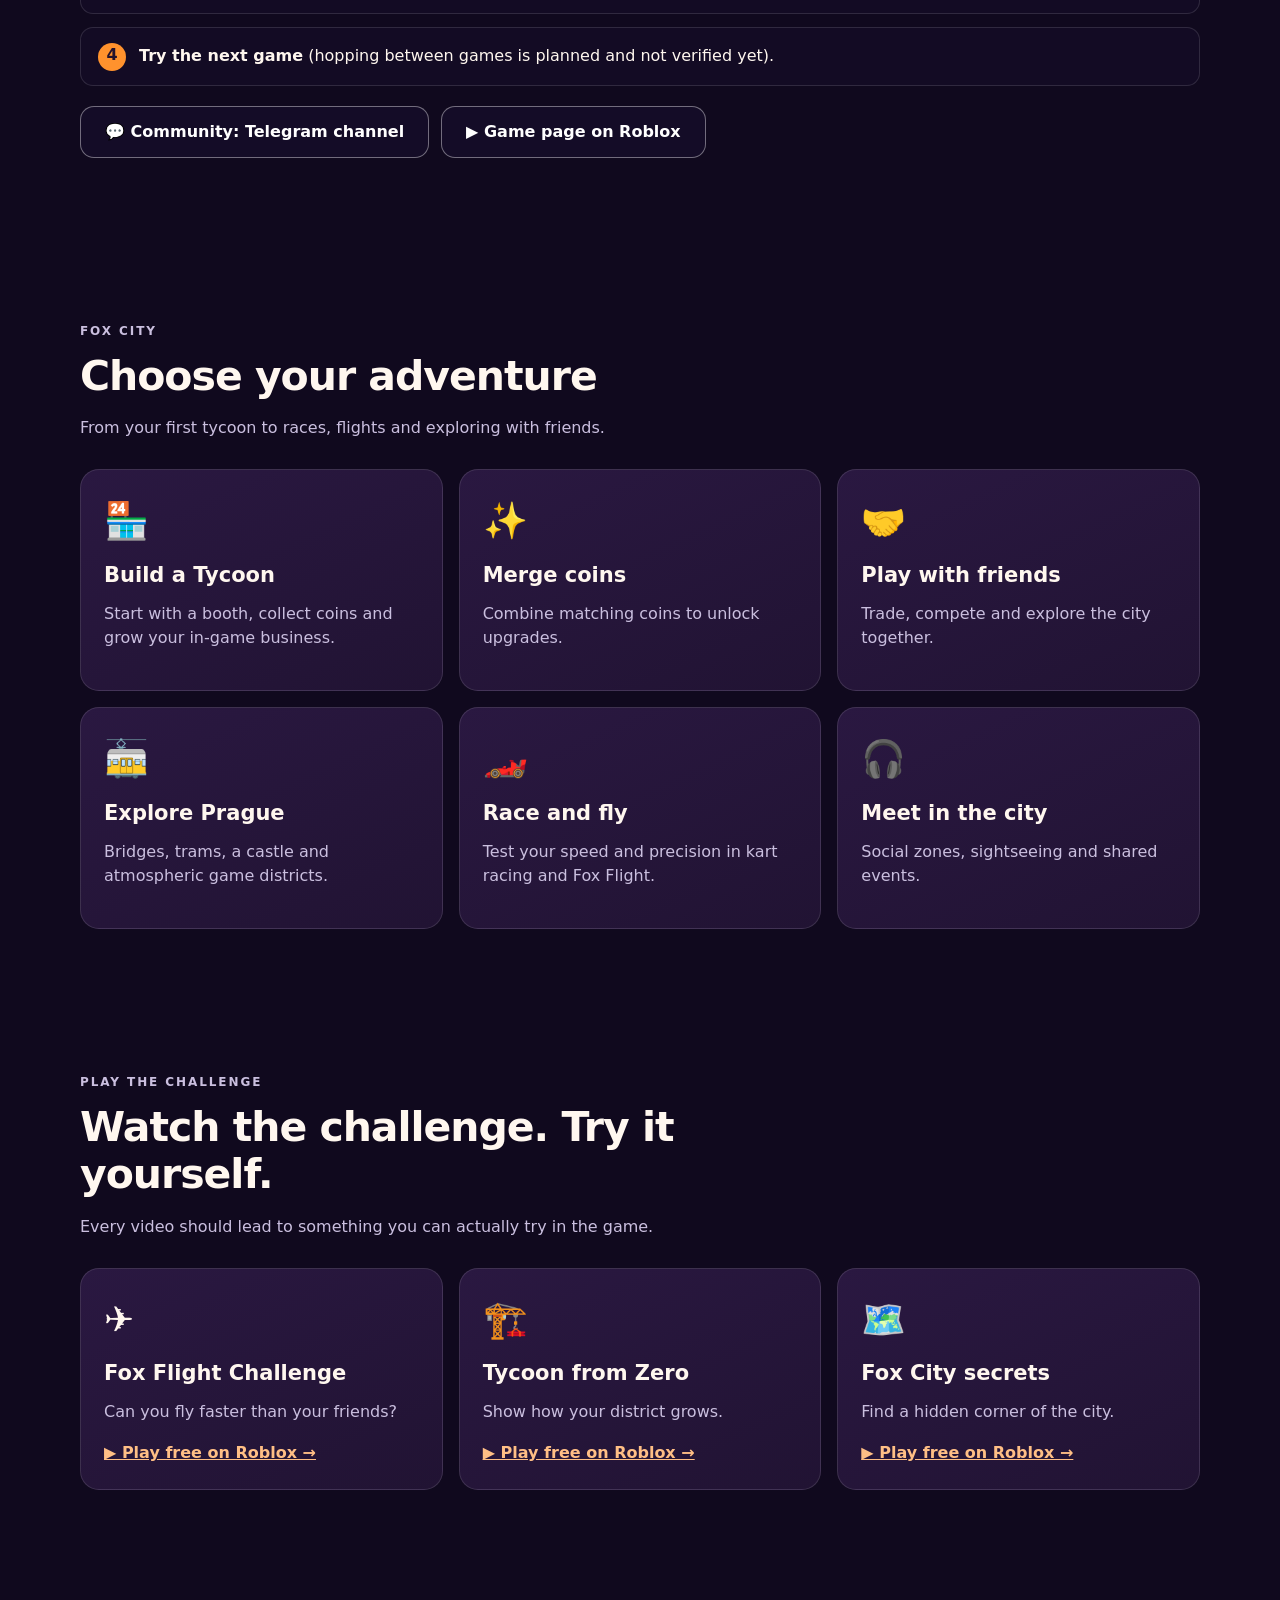
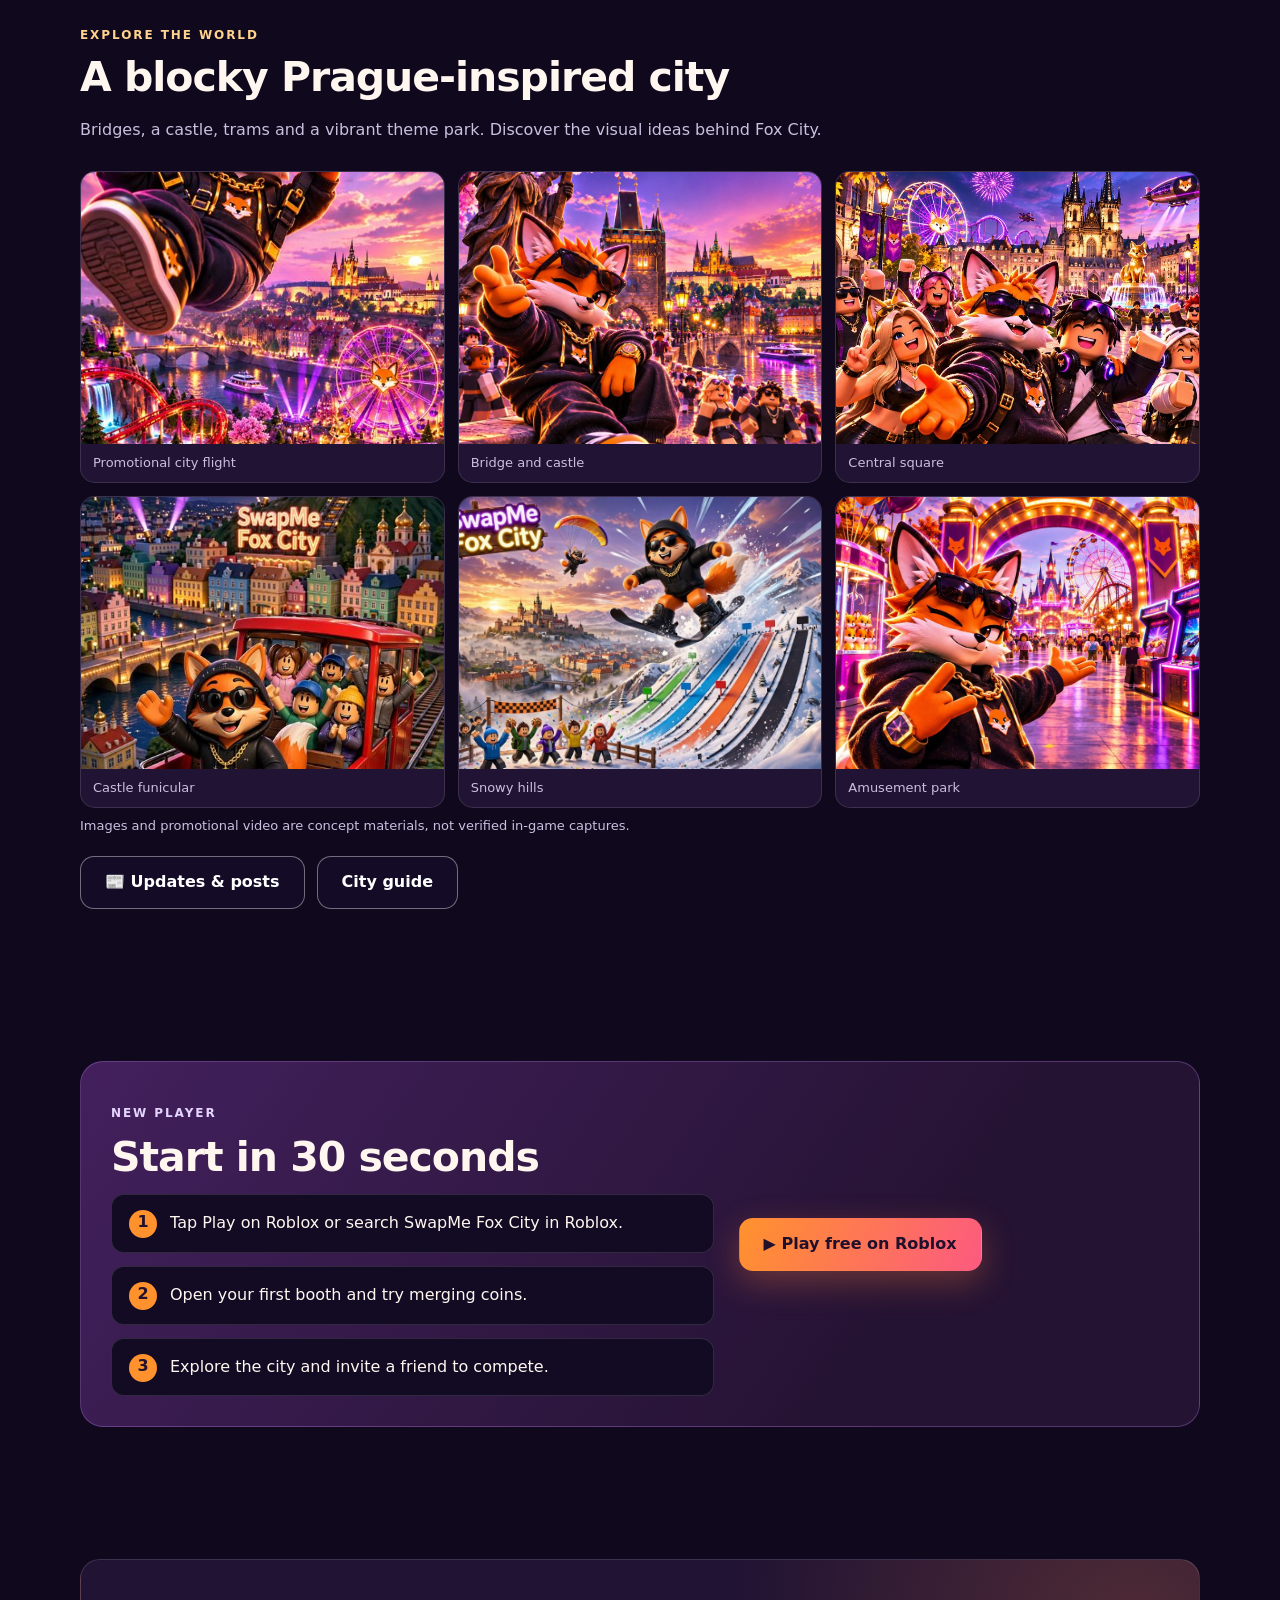
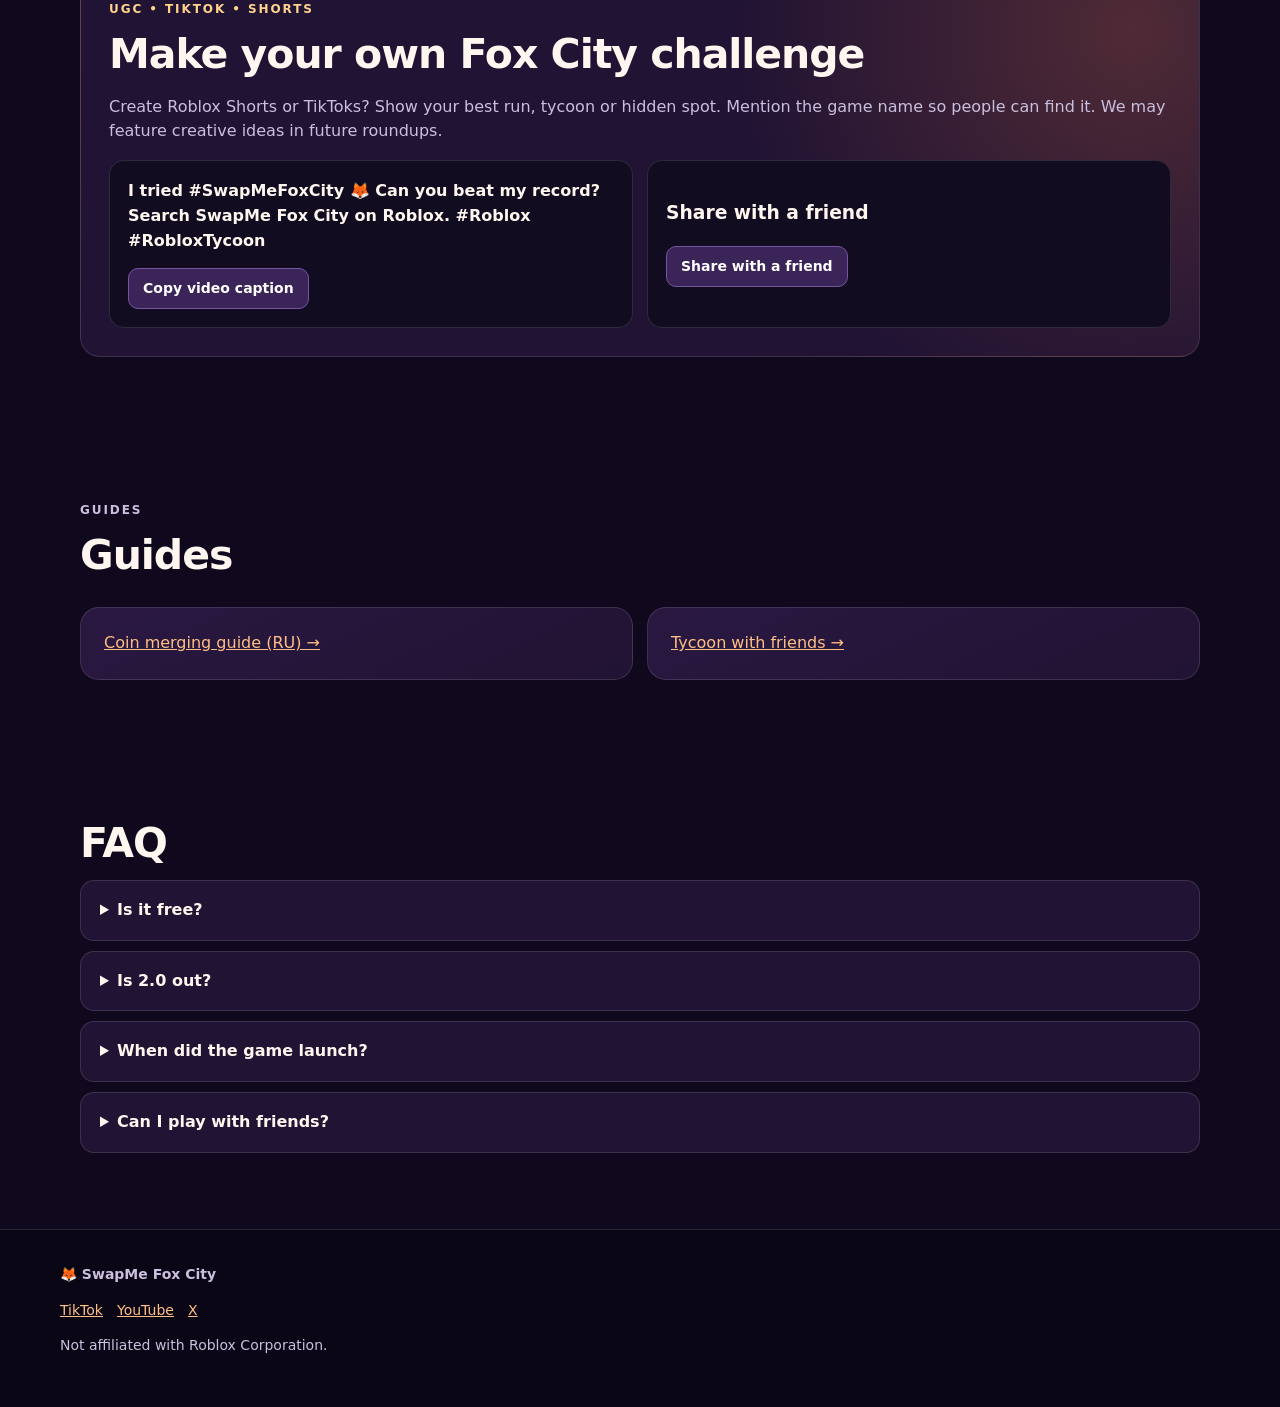
<file: en/index.html>
<!doctype html>
<html lang="en">
<head>
<meta charset="utf-8"><meta name="viewport" content="width=device-width,initial-scale=1">
<title>SwapMe Fox City: Free Roblox Tycoon in a Prague-Inspired City | 2.0 Coming Soon</title><meta name="description" content="SwapMe Fox City is a free Roblox city tycoon set in a Prague-inspired city. Merge coins, trade and play with friends. 2.0 coming soon: Brno, Ostrava, 10 mini-games and the EPIX club."><meta name="robots" content="index,follow,max-image-preview:large">
<link rel="canonical" href="https://molotroka123-cell.github.io/swapme-fox-city/en/"><link rel="alternate" hreflang="ru" href="https://molotroka123-cell.github.io/swapme-fox-city/"><link rel="alternate" hreflang="en" href="https://molotroka123-cell.github.io/swapme-fox-city/en/"><link rel="alternate" hreflang="x-default" href="https://molotroka123-cell.github.io/swapme-fox-city/en/">
<meta property="og:type" content="website"><meta property="og:title" content="SwapMe Fox City: Free Roblox Tycoon in a Prague-Inspired City | 2.0 Coming Soon"><meta property="og:description" content="SwapMe Fox City is a free Roblox city tycoon set in a Prague-inspired city. Merge coins, trade and play with friends. 2.0 coming soon: Brno, Ostrava, 10 mini-games and the EPIX club."><meta property="og:url" content="https://molotroka123-cell.github.io/swapme-fox-city/en/"><meta property="og:image" content="https://molotroka123-cell.github.io/swapme-fox-city/og-cover.jpg"><meta name="twitter:card" content="summary_large_image"><meta property="og:site_name" content="SwapMe Fox City"><meta property="og:image:alt" content="Fox mascot on a bridge in a Prague-inspired city"><meta name="twitter:title" content="SwapMe Fox City: Free Roblox Tycoon in a Prague-Inspired City | 2.0 Coming Soon"><meta name="twitter:description" content="SwapMe Fox City is a free Roblox city tycoon set in a Prague-inspired city. Merge coins, trade and play with friends. 2.0 coming soon: Brno, Ostrava, 10 mini-games and the EPIX club."><meta name="twitter:image" content="https://molotroka123-cell.github.io/swapme-fox-city/og-cover.jpg"><meta name="twitter:image:alt" content="Fox mascot on a bridge in a Prague-inspired city">
<link rel="icon" href="data:image/svg+xml,<svg xmlns=%22http://www.w3.org/2000/svg%22 viewBox=%220 0 100 100%22><text y=%22.9em%22 font-size=%2290%22>🦊</text></svg>">
<link rel="stylesheet" href="../assets/site.css"><script type="application/ld+json">{"@context":"https://schema.org","@type":"VideoGame","name":"SwapMe Fox City","description":"SwapMe Fox City is a free Roblox city tycoon set in a Prague-inspired city. Merge coins, trade and play with friends. 2.0 coming soon: Brno, Ostrava, 10 mini-games and the EPIX club.","url":"https://molotroka123-cell.github.io/swapme-fox-city/en/","image":"https://molotroka123-cell.github.io/swapme-fox-city/og-cover.jpg","inLanguage":["en","ru"],"genre":["Tycoon","Simulation","Adventure"],"gamePlatform":"Roblox","applicationCategory":"Game","playMode":"MultiPlayer","keywords":"roblox tycoon, roblox city tycoon, coin tycoon, Prague, Fox City, SwapMe","sameAs":["https://www.roblox.com/games/124887751218092","https://t.me/swapmefoxcity","https://www.tiktok.com/@swapmefoxcity"],"offers":{"@type":"Offer","price":"0","priceCurrency":"USD","url":"https://www.roblox.com/games/124887751218092"}}</script>
<script defer src="../assets/share-links.js"></script><script defer src="../assets/site.js"></script>
</head><body>
<a class="skip" href="#main">Skip to content</a>
<nav class="site-nav" aria-label="Navigation"><div class="nav-inner"><a class="brand" href="../"><span class="brand-mark">🦊</span>SwapMe Fox City</a><div class="nav-links"><a href="#soon">2.0 soon</a><a href="#adventures">Choose your adventure</a><a href="#how">How to play</a><a href="#creators">Creators</a><a class="lang" href="../">RU</a></div></div></nav>
<main id="main">
<header class="hero" id="play"><div class="hero-inner"><p class="eyebrow">Free Roblox game • Prague-inspired city</p><h1>Your city.<br><span class='highlight'>Your adventure.</span></h1><p class="lead">Build your tycoon, merge coins, explore the city and challenge your friends. One big Fox City. Many ways to play.</p><div class="actions"><a class="btn btn-primary" data-play href="https://www.roblox.com/games/124887751218092" target="_blank" rel="noopener noreferrer">▶ Play free on Roblox</a><a class="btn btn-secondary" href="#how">How to play</a></div><div class="launch"><span id="launch-text">Scheduled launch: November 11, 2026 at 18:00 Prague time.</span><div class="count" id="countdown"><b id="days">00</b><span>d</span><b id="hours">00</b><span>h</span><b id="minutes">00</b><span>m</span><b id="seconds">00</b><span>s</span></div></div></div></header>
<div class="page">
<section class="section" id="soon">
 <div class="section-head"><p class="eyebrow">COMING SOON</p><h2>SwapMe Fox City 2.0 is coming soon</h2><p>We are preparing a big update: new locations Brno and Ostrava and 11 places in one city (10 mini-games and the EPIX club). <strong>The update is not live yet</strong> and there is no release date yet. Plans may change.</p></div>
 <div class="actions"><a class="btn btn-primary" href="https://t.me/swapmefoxcity" rel="noopener noreferrer">🔔 Notify me (Telegram)</a><a class="btn btn-secondary" data-play href="https://www.roblox.com/games/124887751218092">▶ Play now</a></div>
 <p class="micro">Notifications run through our public Telegram channel: this site collects no email addresses and no personal data.</p>
</section>
<section class="section" id="games11">
 <div class="section-head"><p class="eyebrow">IN DEVELOPMENT FOR 2.0</p><h2>11 places in one city: 10 mini-games and the EPIX club</h2><p>What we are preparing for the update. Images labeled "concept art" are not game footage. Lineup and timing may change: check the Roblox page for what is live.</p></div>
 <div class="grid"><article class="f game"><figure class="gimg"><img src="../img/games/word-storm.webp" alt="Word Storm: concept art" width="800" height="450" loading="lazy"><figcaption>Concept art</figcaption></figure><span class="tag">01</span><h3>Word Storm</h3><p>Type a word and watch it come alive</p></article><article class="f game"><figure class="gimg"><img src="../img/games/fox-royale.webp" alt="Fox Royale: concept art" width="800" height="450" loading="lazy"><figcaption>Concept art</figcaption></figure><span class="tag">02</span><h3>Fox Royale</h3><p>Battle royale where everyone starts equal</p></article><article class="f game"><figure class="gimg"><img src="../img/games/kart-grand-prix.webp" alt="Kart Grand Prix: concept art" width="800" height="450" loading="lazy"><figcaption>Concept art</figcaption></figure><span class="tag">03</span><h3>Kart Grand Prix</h3><p>Kart racing</p></article><article class="f game"><figure class="gimg"><img src="../img/games/snow-runner.webp" alt="Snow Runner: concept art" width="800" height="450" loading="lazy"><figcaption>Concept art</figcaption></figure><span class="tag">04</span><h3>Snow Runner</h3><p>A run down a snowy street</p></article><article class="f game"><figure class="gimg"><img src="../img/games/ski-jump.webp" alt="Fox Ski Jump: concept art" width="800" height="450" loading="lazy"><figcaption>Concept art</figcaption></figure><span class="tag">05</span><h3>Fox Ski Jump</h3><p>Ski jumping</p></article><article class="f game"><figure class="gimg"><img src="../img/games/paintball-arena.webp" alt="Fox Paintball Arena: concept art" width="800" height="450" loading="lazy"><figcaption>Concept art</figcaption></figure><span class="tag">06</span><h3>Fox Paintball Arena</h3><p>Team paintball</p></article><article class="f game"><figure class="gimg"><img src="../img/games/carnival.webp" alt="Fox Carnival: concept art" width="800" height="450" loading="lazy"><figcaption>Concept art</figcaption></figure><span class="tag">07</span><h3>Fox Carnival</h3><p>Carnival rides and games</p></article><article class="f game"><figure class="gimg"><img src="../img/games/brno-treasure-race.webp" alt="Brno Treasure Race: concept art" width="800" height="450" loading="lazy"><figcaption>Concept art</figcaption></figure><span class="tag">08</span><h3>Brno Treasure Race</h3><p>Treasure race in Brno</p></article><article class="f game"><figure class="gimg"><img src="../img/games/ostrava-steel-shot.webp" alt="Ostrava Steel Race: dev build screenshot" width="800" height="450" loading="lazy"><figcaption>Dev build screenshot</figcaption></figure><span class="tag">09</span><h3>Ostrava Steel Race</h3><p>Race through the steel city of Ostrava</p></article><article class="f game"><figure class="gimg"><img src="../img/games/time-god-shot.webp" alt="Time God Mountain: dev build screenshot" width="800" height="450" loading="lazy"><figcaption>Dev build screenshot</figcaption></figure><span class="tag">10</span><h3>Time God Mountain</h3><p>A time-bending mountain climb</p></article><article class="f game"><figure class="gimg"><img src="../img/games/epix-dance-club.webp" alt="EPIX Dance Club: concept art" width="800" height="450" loading="lazy"><figcaption>Concept art</figcaption></figure><span class="tag">SOCIAL CLUB</span><h3>EPIX Dance Club</h3><p>A social dance club (not a mini-game)</p></article></div>
 <ol class="steps funnel"><li><strong>Pick a game</strong> and jump in from the link.</li><li><strong>Finish your first round.</strong></li><li><strong>Come back to Fox City</strong>: the city stays your home.</li><li><strong>Try the next game</strong> (hopping between games is planned and not verified yet).</li></ol>
 <div class="actions"><a class="btn btn-secondary" href="https://t.me/swapmefoxcity" rel="noopener noreferrer">💬 Community: Telegram channel</a><a class="btn btn-secondary" data-play href="https://www.roblox.com/games/124887751218092">▶ Game page on Roblox</a></div>
</section>
<section class="section" id="adventures"><div class="section-head"><p class="eyebrow">FOX CITY</p><h2>Choose your adventure</h2><p>From your first tycoon to races, flights and exploring with friends.</p></div><div class="grid"><article class="f"><div class="e" aria-hidden="true">🏪</div><h3>Build a Tycoon</h3><p>Start with a booth, collect coins and grow your in-game business.</p></article>
<article class="f"><div class="e" aria-hidden="true">✨</div><h3>Merge coins</h3><p>Combine matching coins to unlock upgrades.</p></article>
<article class="f"><div class="e" aria-hidden="true">🤝</div><h3>Play with friends</h3><p>Trade, compete and explore the city together.</p></article>
<article class="f"><div class="e" aria-hidden="true">🚋</div><h3>Explore Prague</h3><p>Bridges, trams, a castle and atmospheric game districts.</p></article>
<article class="f"><div class="e" aria-hidden="true">🏎️</div><h3>Race and fly</h3><p>Test your speed and precision in kart racing and Fox Flight.</p></article>
<article class="f"><div class="e" aria-hidden="true">🎧</div><h3>Meet in the city</h3><p>Social zones, sightseeing and shared events.</p></article></div></section>
<section class="section" id="challenges"><div class="section-head"><p class="eyebrow">PLAY THE CHALLENGE</p><h2>Watch the challenge. Try it yourself.</h2><p>Every video should lead to something you can actually try in the game.</p></div><div class="grid"><article class="f"><div class="e" aria-hidden="true">✈️</div><h3>Fox Flight Challenge</h3><p>Can you fly faster than your friends?</p><a class="read" data-play href="https://www.roblox.com/games/124887751218092" target="_blank" rel="noopener noreferrer">▶ Play free on Roblox →</a></article>
<article class="f"><div class="e" aria-hidden="true">🏗️</div><h3>Tycoon from Zero</h3><p>Show how your district grows.</p><a class="read" data-play href="https://www.roblox.com/games/124887751218092" target="_blank" rel="noopener noreferrer">▶ Play free on Roblox →</a></article>
<article class="f"><div class="e" aria-hidden="true">🗺️</div><h3>Fox City secrets</h3><p>Find a hidden corner of the city.</p><a class="read" data-play href="https://www.roblox.com/games/124887751218092" target="_blank" rel="noopener noreferrer">▶ Play free on Roblox →</a></article></div></section>
<section class="section" id="world">
 <div class="section-head"><span class="eyebrow">Explore the world</span><h2>A blocky Prague-inspired city</h2><p>Bridges, a castle, trams and a vibrant theme park. Discover the visual ideas behind Fox City.</p></div>
 <div class="world-gallery">
  <figure><video src="../img/paraglide.mp4" autoplay muted loop playsinline preload="metadata" poster="../img/paraglide.jpg" aria-label="Fox City promotional flight"></video><figcaption>Promotional city flight</figcaption></figure>
  <figure><img src="../img/bridge.jpg" alt="Fox mascot on the Prague-inspired bridge" loading="lazy"><figcaption>Bridge and castle</figcaption></figure>
  <figure><img src="../img/plaza.jpg" alt="Fox City central plaza" loading="lazy"><figcaption>Central square</figcaption></figure>
  <figure><img src="../img/funicular.jpg" alt="Funicular climbing to the castle" loading="lazy"><figcaption>Castle funicular</figcaption></figure>
  <figure><img src="../img/ski.jpg" alt="Snowy area concept art" loading="lazy"><figcaption>Snowy hills</figcaption></figure>
  <figure><img src="../img/park.jpg" alt="Fox City theme park concept art" loading="lazy"><figcaption>Amusement park</figcaption></figure>
 </div>
 <p class="micro">Images and promotional video are concept materials, not verified in-game captures.</p>
 <div class="actions"><a class="btn btn-secondary" href="../posts/">📰 Updates &amp; posts</a><a class="btn btn-secondary" href="../discover/prague-in-roblox.html">City guide</a></div>
</section>
<section class="section" id="how"><div class="callout"><div><p class="eyebrow">NEW PLAYER</p><h2>Start in 30 seconds</h2><ol class="steps"><li>Tap Play on Roblox or search SwapMe Fox City in Roblox.</li><li>Open your first booth and try merging coins.</li><li>Explore the city and invite a friend to compete.</li></ol></div><div><a class="btn btn-primary" data-play href="https://www.roblox.com/games/124887751218092" target="_blank" rel="noopener noreferrer">▶ Play free on Roblox</a></div></div></section>
<section class="section" id="creators"><div class="creator"><p class="eyebrow">UGC • TIKTOK • SHORTS</p><h2>Make your own Fox City challenge</h2><p class="detail">Create Roblox Shorts or TikToks? Show your best run, tycoon or hidden spot. Mention the game name so people can find it. We may feature creative ideas in future roundups.</p><div class="tiles"><div class="caption-card"><p id="creator-caption">I tried #SwapMeFoxCity 🦊 Can you beat my record? Search SwapMe Fox City on Roblox. #Roblox #RobloxTycoon</p><button class="small-btn" type="button" data-copy-caption="creator-caption">Copy video caption</button></div><div class="caption-card"><h3>Share with a friend</h3><button class="small-btn" type="button" id="share-site">Share with a friend</button><p class="micro" id="action-status" role="status" aria-live="polite"></p></div></div></div></section>
<section class="section" id="guides"><div class="section-head"><p class="eyebrow">GUIDES</p><h2>Guides</h2></div><div class="tiles"><a class="f read" href="../guide/coin-merge-guide.html">Coin merging guide (RU) →</a><a class="f read" href="../guide/roblox-tycoon-to-play-with-friends.html">Tycoon with friends →</a></div></section>
<section class="section faq" id="faq"><h2>FAQ</h2><details><summary>Is it free?</summary><p>Yes, it is free to play. Optional cosmetic purchases may cost Robux.</p></details>
<details><summary>Is 2.0 out?</summary><p>Not yet. 2.0 is coming soon and there is no release date. Follow t.me/swapmefoxcity for news.</p></details>
<details><summary>When did the game launch?</summary><p>Scheduled for November 11, 2026 at 18:00 Prague time. Check the Roblox page for availability.</p></details>
<details><summary>Can I play with friends?</summary><p>Yes, trading, exploration and challenges are planned multiplayer activities.</p></details></section>
</div></main>
<footer class="footer"><div class="foot-inner"><strong>🦊 SwapMe Fox City</strong><p><a href="https://www.tiktok.com/@swapmefoxcity" target="_blank" rel="noopener noreferrer">TikTok</a><a href="https://www.youtube.com/channel/UCB5VlyEtYK2ac3uzUVtD4jw" target="_blank" rel="noopener noreferrer">YouTube</a><a href="https://x.com/dtDWZ91l1eUEAIO" target="_blank" rel="noopener noreferrer">X</a></p><p>Not affiliated with Roblox Corporation.</p></div></footer>
</body></html>
</file>
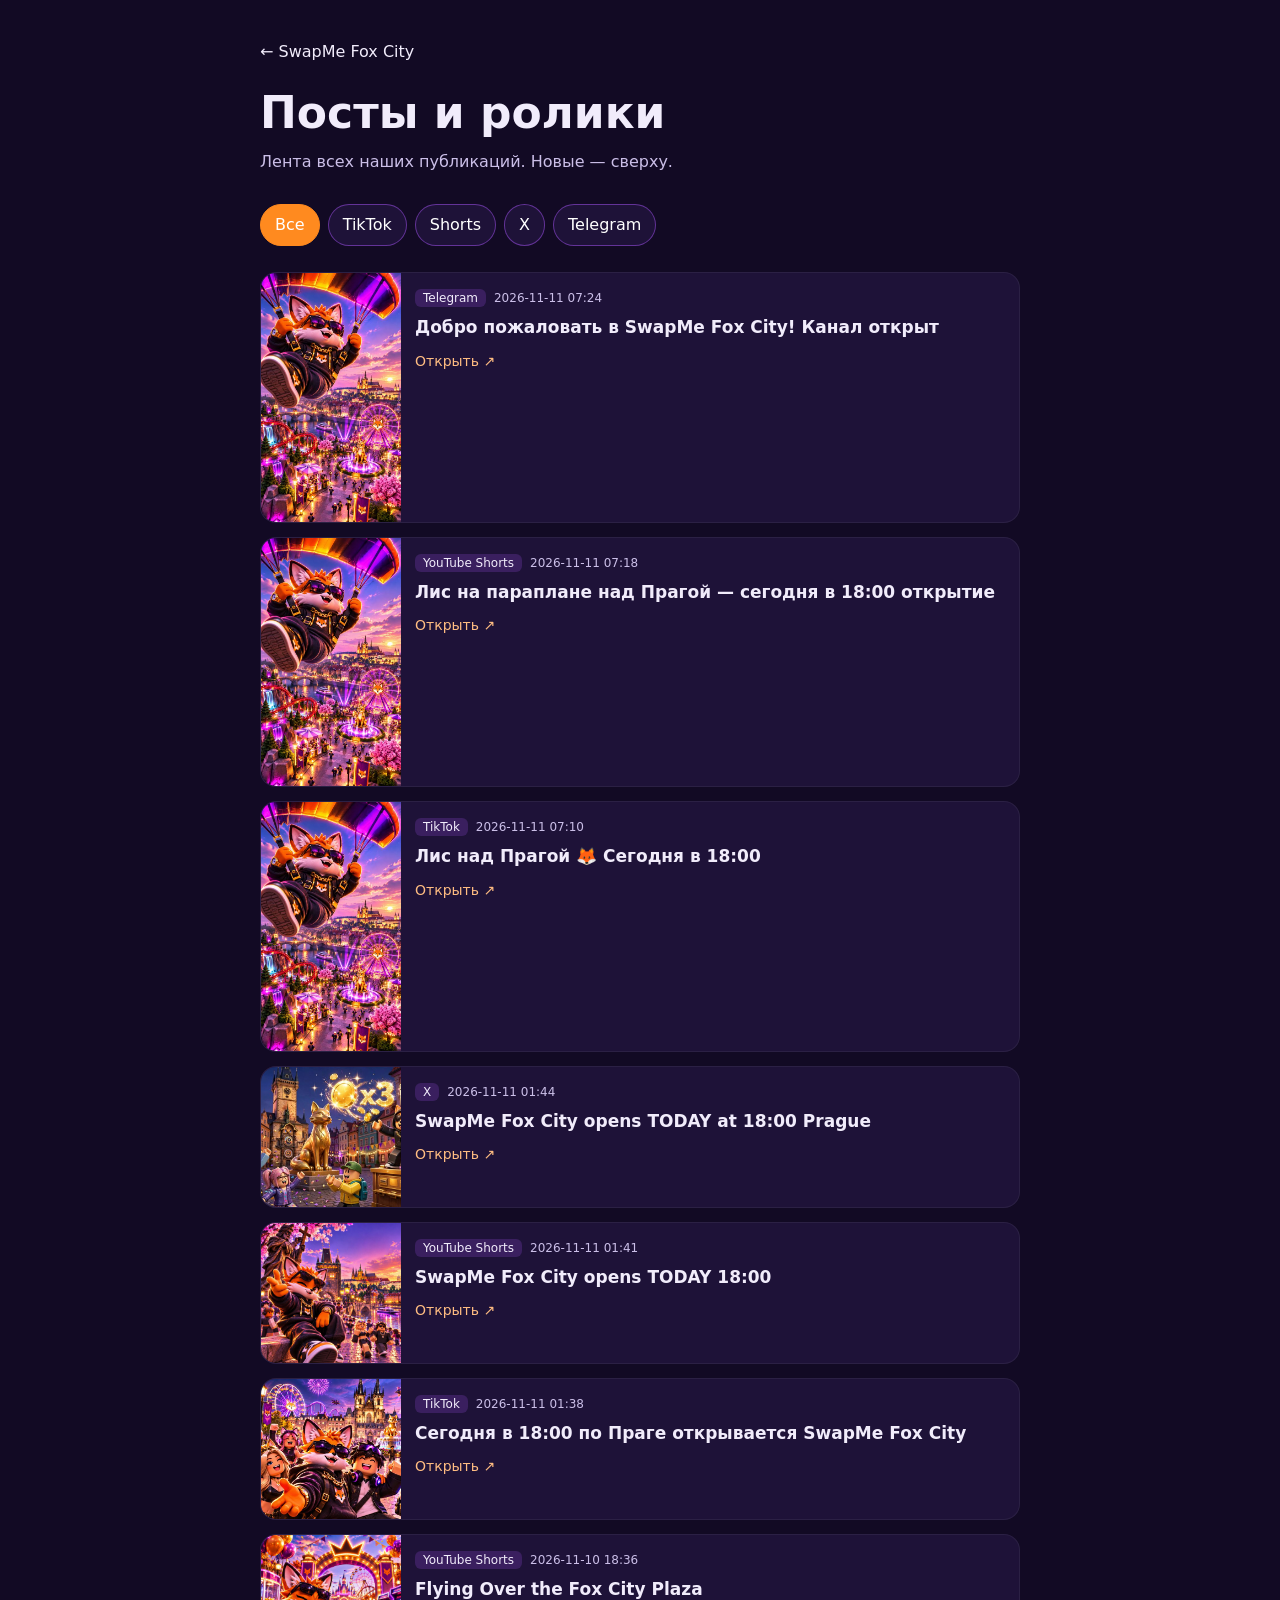
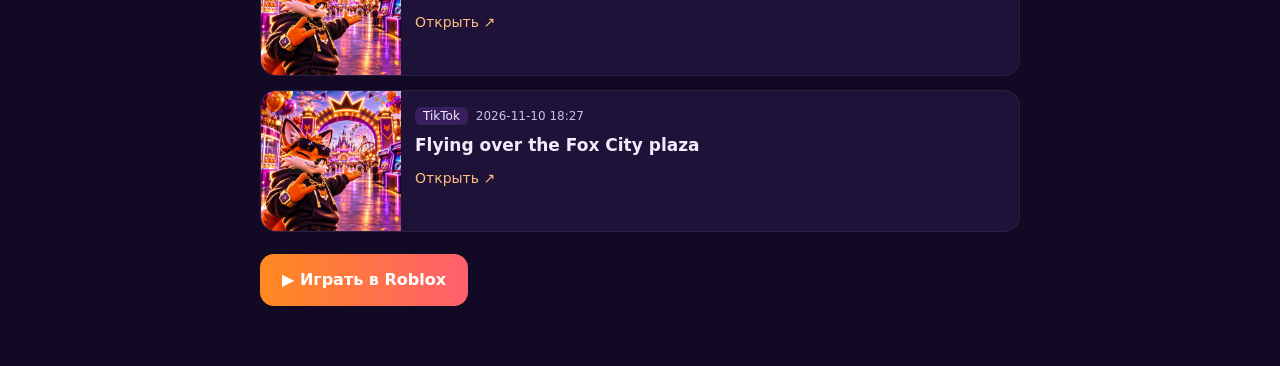
<file: posts/index.html>
<!doctype html><html lang="ru"><head><meta charset="utf-8"><meta name="viewport" content="width=device-width,initial-scale=1">
<title>Посты SwapMe Fox City — новости Roblox тайкуна</title>
<meta name="description" content="Все посты и ролики SwapMe Fox City: TikTok, YouTube Shorts и X. Новости Roblox тайкуна в Праге.">
<link rel="canonical" href="https://molotroka123-cell.github.io/swapme-fox-city/posts/">
<style>
body{margin:0;background:#120a24;color:#f1ecfb;font:16px/1.5 system-ui,Segoe UI,Roboto,sans-serif;padding:24px max(16px,env(safe-area-inset-left)) 60px}
main{max-width:760px;margin:0 auto} a{color:inherit;text-decoration:none}
h1{font-size:clamp(28px,6vw,44px);margin:8px 0 4px} .sub{color:#cbbfe8;margin:0 0 20px}
.filters{display:flex;gap:8px;flex-wrap:wrap;margin-bottom:16px;position:sticky;top:0;background:#120a24;padding:10px 0;z-index:2}
.filters button{background:#1e1238;color:#fff;border:1px solid rgba(168,85,247,.5);border-radius:999px;padding:8px 14px;font:inherit;cursor:pointer}
.filters button[aria-pressed=true]{background:#ff8a1f;border-color:#ff8a1f}
.feed{display:grid;gap:14px}
.card{background:#1e1238;border-radius:16px;overflow:hidden;border:1px solid rgba(255,255,255,.06);animation:rise .6s ease both}
.card a{display:grid;grid-template-columns:140px 1fr} .card img{width:100%;height:100%;object-fit:cover;min-height:140px}
.b{padding:12px 14px} .tag{font-size:12px;background:#a855f733;border-radius:6px;padding:2px 8px;margin-right:8px} time{font-size:12px;color:#cbbfe8}
.card h3{margin:6px 0 8px;font-size:17px} .go{color:#ffbd82;font-size:14px}
@keyframes rise{from{opacity:.001;transform:translateY(12px)}to{opacity:1;transform:none}}
@media (max-width:480px){.card a{grid-template-columns:100px 1fr}}
@media (prefers-reduced-motion:reduce){.card{animation:none}}
.btn{display:inline-block;margin-top:22px;background:linear-gradient(90deg,#ff8a1f,#ff5f6d);color:#fff;font-weight:800;padding:14px 22px;border-radius:14px}
</style></head><body><main>
<p><a href="../">← SwapMe Fox City</a></p>
<h1>Посты и ролики</h1><p class="sub">Лента всех наших публикаций. Новые — сверху.</p>
<div class="filters" role="group" aria-label="Фильтр">
<button type="button" data-f="all" aria-pressed="true">Все</button><button type="button" data-f="TikTok" aria-pressed="false">TikTok</button><button type="button" data-f="YouTube Shorts" aria-pressed="false">Shorts</button><button type="button" data-f="X" aria-pressed="false">X</button><button type="button" data-f="Telegram" aria-pressed="false">Telegram</button></div>
<div class="feed" id="feed">
<article class="card"><a href="https://t.me/swapmefoxcity" rel="noopener"><img src="../img/paraglide.jpg" alt="" loading="lazy"><div class="b"><span class="tag">Telegram</span><time>2026-11-11 07:24</time><h3>Добро пожаловать в SwapMe Fox City! Канал открыт</h3><span class="go">Открыть ↗</span></div></a></article>
<article class="card"><a href="https://youtube.com/shorts/YOg9ohwoz0Y" rel="noopener"><img src="../img/paraglide.jpg" alt="" loading="lazy"><div class="b"><span class="tag">YouTube Shorts</span><time>2026-11-11 07:18</time><h3>Лис на параплане над Прагой — сегодня в 18:00 открытие</h3><span class="go">Открыть ↗</span></div></a></article>
<article class="card"><a href="https://www.tiktok.com/@swapmefoxcity" rel="noopener"><img src="../img/paraglide.jpg" alt="" loading="lazy"><div class="b"><span class="tag">TikTok</span><time>2026-11-11 07:10</time><h3>Лис над Прагой 🦊 Сегодня в 18:00</h3><span class="go">Открыть ↗</span></div></a></article>
<article class="card"><a href="https://x.com/dtDWZ91l1eUEAIO" rel="noopener"><img src="../img/opening.jpg" alt="" loading="lazy"><div class="b"><span class="tag">X</span><time>2026-11-11 01:44</time><h3>SwapMe Fox City opens TODAY at 18:00 Prague</h3><span class="go">Открыть ↗</span></div></a></article>
<article class="card"><a href="https://youtube.com/shorts/miHO4g45lvA" rel="noopener"><img src="../img/bridge.jpg" alt="" loading="lazy"><div class="b"><span class="tag">YouTube Shorts</span><time>2026-11-11 01:41</time><h3>SwapMe Fox City opens TODAY 18:00</h3><span class="go">Открыть ↗</span></div></a></article>
<article class="card"><a href="https://www.tiktok.com/@swapmefoxcity" rel="noopener"><img src="../img/plaza.jpg" alt="" loading="lazy"><div class="b"><span class="tag">TikTok</span><time>2026-11-11 01:38</time><h3>Сегодня в 18:00 по Праге открывается SwapMe Fox City</h3><span class="go">Открыть ↗</span></div></a></article>
<article class="card"><a href="https://youtube.com/shorts/ET3mgKTv8wE" rel="noopener"><img src="../img/park.jpg" alt="" loading="lazy"><div class="b"><span class="tag">YouTube Shorts</span><time>2026-11-10 18:36</time><h3>Flying Over the Fox City Plaza</h3><span class="go">Открыть ↗</span></div></a></article>
<article class="card"><a href="https://www.tiktok.com/@swapmefoxcity" rel="noopener"><img src="../img/park.jpg" alt="" loading="lazy"><div class="b"><span class="tag">TikTok</span><time>2026-11-10 18:27</time><h3>Flying over the Fox City plaza</h3><span class="go">Открыть ↗</span></div></a></article>
</div>
<a class="btn" href="https://www.roblox.com/games/124887751218092">▶ Играть в Roblox</a>
</main>
<script>
document.querySelectorAll('.filters button').forEach(function(b){b.addEventListener('click',function(){
document.querySelectorAll('.filters button').forEach(function(x){x.setAttribute('aria-pressed',x===b)});
var f=b.dataset.f;document.querySelectorAll('.card').forEach(function(c){c.hidden=!(f==='all'||c.querySelector('.tag').textContent===f)});})});
</script></body></html>
</file>
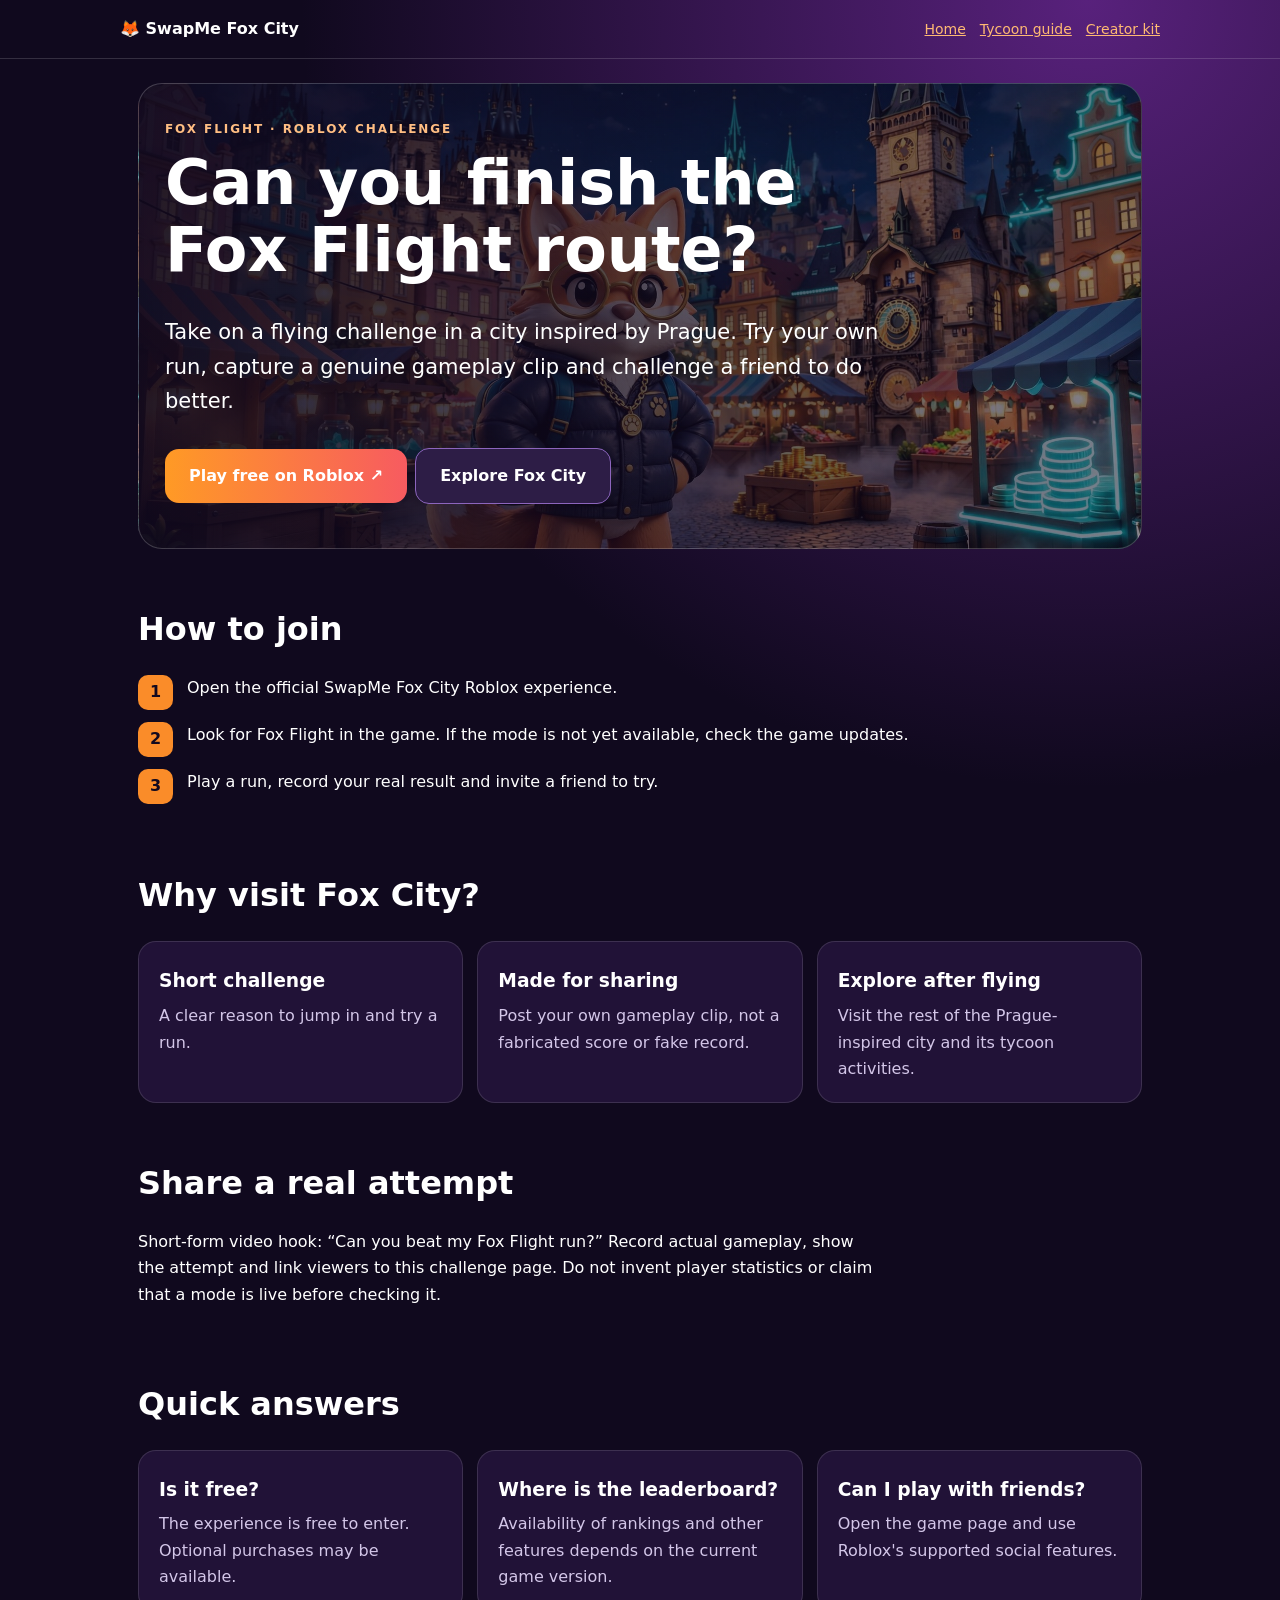
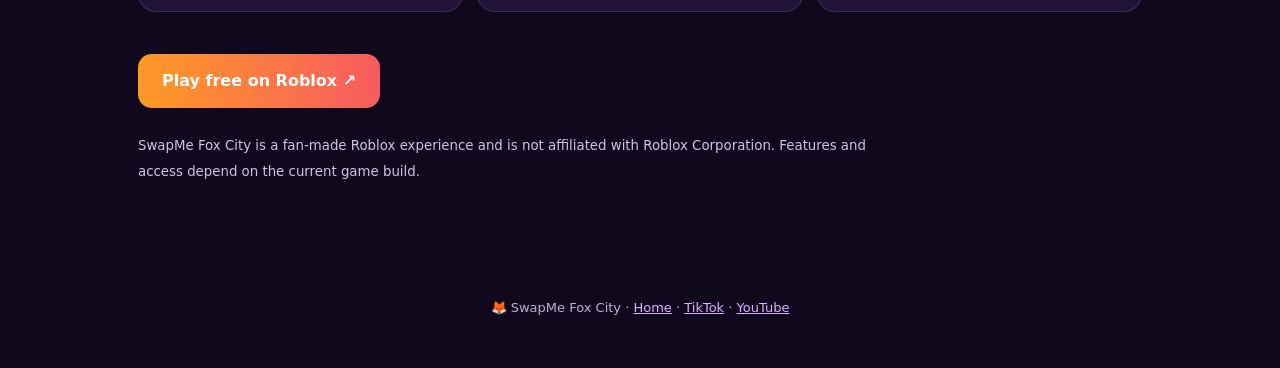
<file: challenge/fox-flight.html>
<!doctype html>
<html lang="en"><head>
<meta charset="utf-8"><meta name="viewport" content="width=device-width,initial-scale=1">
<title>Fox Flight Challenge | SwapMe Fox City Roblox</title><meta name="description" content="Discover the Fox Flight challenge in SwapMe Fox City, a free Prague-inspired Roblox tycoon. Try the flight route and invite a friend.">
<link rel="canonical" href="https://molotroka123-cell.github.io/swapme-fox-city/challenge/fox-flight.html"><meta name="robots" content="index,follow,max-image-preview:large">
<meta property="og:type" content="website"><meta property="og:title" content="Fox Flight Challenge | SwapMe Fox City Roblox"><meta property="og:description" content="Discover the Fox Flight challenge in SwapMe Fox City, a free Prague-inspired Roblox tycoon. Try the flight route and invite a friend.">
<meta property="og:url" content="https://molotroka123-cell.github.io/swapme-fox-city/challenge/fox-flight.html"><meta property="og:image" content="https://molotroka123-cell.github.io/swapme-fox-city/og-cover.jpg">
<meta name="twitter:card" content="summary_large_image">
<script type="application/ld+json">{"@context":"https://schema.org","@type":"WebPage","name":"Fox Flight Challenge | SwapMe Fox City Roblox","description":"Discover the Fox Flight challenge in SwapMe Fox City, a free Prague-inspired Roblox tycoon. Try the flight route and invite a friend.","url":"https://molotroka123-cell.github.io/swapme-fox-city/challenge/fox-flight.html","isPartOf":{"@type":"WebSite","name":"SwapMe Fox City","url":"https://molotroka123-cell.github.io/swapme-fox-city/"}}</script>
<style>
:root{--bg:#10091e;--panel:#211237;--ink:#fff;--muted:#d3c6e8;--orange:#ff922e;--purple:#b76bff}
*{box-sizing:border-box}html{scroll-behavior:smooth}body{margin:0;background:radial-gradient(circle at 85% 0%,#58217c 0,transparent 35%),var(--bg);color:var(--ink);font:16px/1.65 system-ui,-apple-system,Segoe UI,Roboto,sans-serif}
a{color:#ffba73}a:focus-visible,button:focus-visible{outline:3px solid #fff;outline-offset:3px}
header{padding:16px max(18px,calc((100vw - 1040px)/2));display:flex;align-items:center;justify-content:space-between;gap:12px;border-bottom:1px solid #ffffff26}
.brand{font-weight:900;color:#fff;text-decoration:none}header nav a{font-size:14px;margin-left:14px}
main{max-width:1040px;margin:auto;padding:24px 18px 72px}
.hero{border-radius:24px;min-height:360px;padding:36px 26px;display:flex;flex-direction:column;justify-content:end;background:linear-gradient(90deg,#10091eea,#10091e80),url('../og-cover.jpg') center/cover;border:1px solid #ffffff33}
.kicker{font-size:12px;font-weight:800;letter-spacing:.16em;color:#ffbe83;text-transform:uppercase}
h1{font-size:clamp(32px,6vw,62px);line-height:1.08;max-width:770px;margin:10px 0}h2{font-size:clamp(24px,4vw,32px);line-height:1.2}p{max-width:740px}.lead{font-size:clamp(17px,2vw,21px);color:#fff}
.btn{display:inline-block;text-align:center;border:0;border-radius:14px;background:linear-gradient(90deg,#ff9a25,#f75b60);color:#fff;text-decoration:none;font-weight:800;padding:14px 24px;margin:8px 8px 8px 0}
.btn.alt{background:#2d1d46;border:1px solid #8c65bd}.grid{display:grid;grid-template-columns:repeat(auto-fit,minmax(220px,1fr));gap:14px}
.card{background:#211237;border:1px solid #ffffff20;border-radius:18px;padding:20px}.card h3{margin:4px 0 6px}.card p{color:var(--muted);margin:0}
section{padding-top:34px}.step{display:flex;gap:14px;margin:12px 0}.num{display:grid;place-items:center;width:35px;height:35px;flex:none;border-radius:10px;background:#fa8c29;color:#12091f;font-weight:900}
footer{padding:24px 18px 50px;text-align:center;color:#bdb0d4;font-size:13px}footer a{color:#d8b3ff}
small{color:#d1c3e7}@media(max-width:620px){header{align-items:flex-start;flex-direction:column}.hero{min-height:340px;padding:26px 18px}header nav a{margin:0 12px 0 0}}
@media(prefers-reduced-motion:reduce){html{scroll-behavior:auto}}
</style></head><body>
<header><a class="brand" href="../">🦊 SwapMe Fox City</a><nav aria-label="Site"><a href="../">Home</a><a href="../guide/roblox-tycoon-to-play-with-friends.html">Tycoon guide</a><a href="../creators/">Creator kit</a></nav></header>
<main>
<div class="hero"><span class="kicker">Fox Flight · Roblox challenge</span><h1>Can you finish the Fox Flight route?</h1><p class="lead">Take on a flying challenge in a city inspired by Prague. Try your own run, capture a genuine gameplay clip and challenge a friend to do better.</p><div><a class="btn" data-play href="https://www.roblox.com/games/124887751218092" rel="noopener noreferrer">Play free on Roblox ↗</a><a class="btn alt" href="../">Explore Fox City</a></div></div>
<section><h2>How to join</h2><div class="step"><span class="num">1</span><div>Open the official SwapMe Fox City Roblox experience.</div></div><div class="step"><span class="num">2</span><div>Look for Fox Flight in the game. If the mode is not yet available, check the game updates.</div></div><div class="step"><span class="num">3</span><div>Play a run, record your real result and invite a friend to try.</div></div></section>
<section><h2>Why visit Fox City?</h2><div class="grid"><div class="card"><h3>Short challenge</h3><p>A clear reason to jump in and try a run.</p></div><div class="card"><h3>Made for sharing</h3><p>Post your own gameplay clip, not a fabricated score or fake record.</p></div><div class="card"><h3>Explore after flying</h3><p>Visit the rest of the Prague-inspired city and its tycoon activities.</p></div></div></section>
<section><h2>Share a real attempt</h2><p>Short-form video hook: “Can you beat my Fox Flight run?” Record actual gameplay, show the attempt and link viewers to this challenge page. Do not invent player statistics or claim that a mode is live before checking it.</p></section>
<section><h2>Quick answers</h2><div class="grid"><div class="card"><h3>Is it free?</h3><p>The experience is free to enter. Optional purchases may be available.</p></div><div class="card"><h3>Where is the leaderboard?</h3><p>Availability of rankings and other features depends on the current game version.</p></div><div class="card"><h3>Can I play with friends?</h3><p>Open the game page and use Roblox's supported social features.</p></div></div></section>
<section><a class="btn" data-play href="https://www.roblox.com/games/124887751218092" rel="noopener noreferrer">Play free on Roblox ↗</a><p><small>SwapMe Fox City is a fan-made Roblox experience and is not affiliated with Roblox Corporation. Features and access depend on the current game build.</small></p></section>
</main><footer>🦊 SwapMe Fox City · <a href="../">Home</a> · <a href="https://www.tiktok.com/@swapmefoxcity">TikTok</a> · <a href="https://www.youtube.com/channel/UCB5VlyEtYK2ac3uzUVtD4jw">YouTube</a></footer><script defer src="../assets/share-links.js"></script><script defer src="../assets/site.js"></script></body></html>
</file>
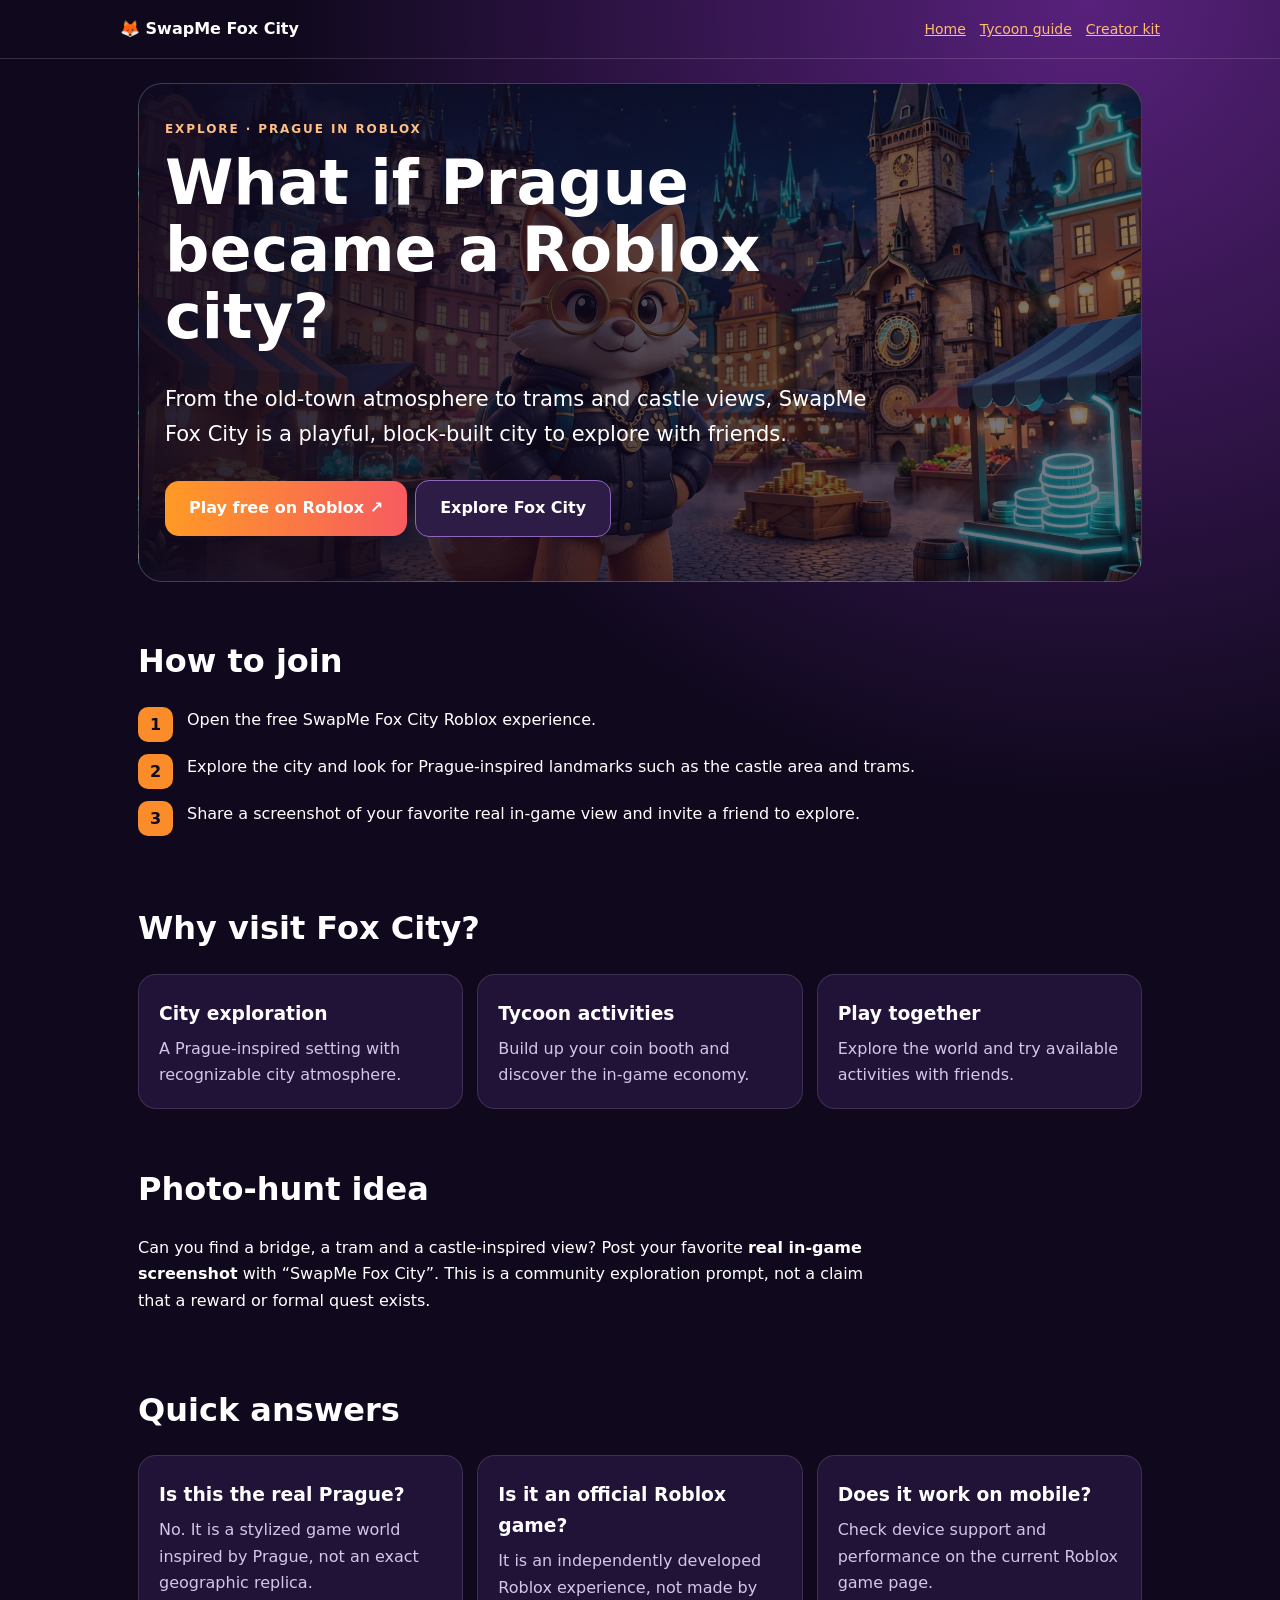
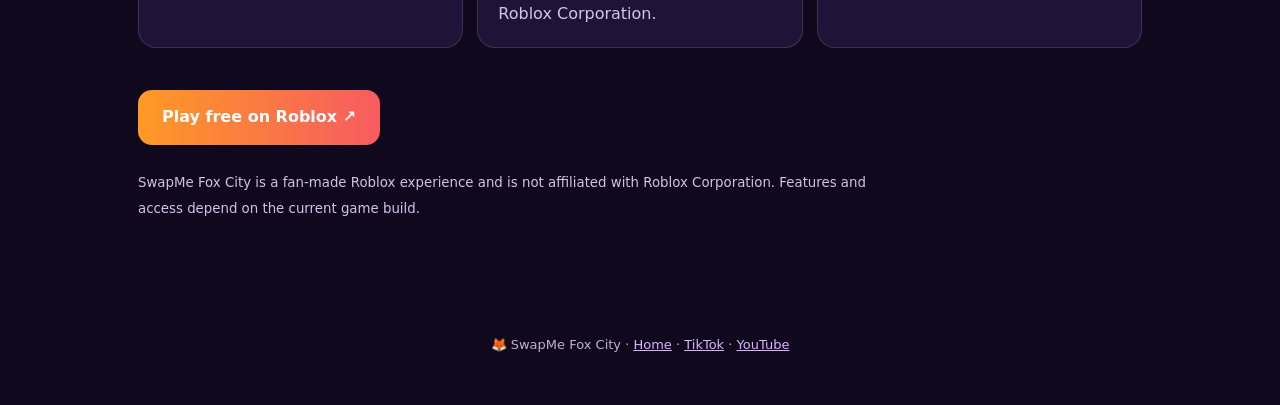
<file: discover/prague-in-roblox.html>
<!doctype html>
<html lang="en"><head>
<meta charset="utf-8"><meta name="viewport" content="width=device-width,initial-scale=1">
<title>Explore a Prague-inspired City in Roblox | SwapMe Fox City</title><meta name="description" content="A colorful Prague-inspired Roblox city with a tycoon, trams, a castle area and games. Explore the SwapMe Fox City world for free.">
<link rel="canonical" href="https://molotroka123-cell.github.io/swapme-fox-city/discover/prague-in-roblox.html"><meta name="robots" content="index,follow,max-image-preview:large">
<meta property="og:type" content="website"><meta property="og:title" content="Explore a Prague-inspired City in Roblox | SwapMe Fox City"><meta property="og:description" content="A colorful Prague-inspired Roblox city with a tycoon, trams, a castle area and games. Explore the SwapMe Fox City world for free.">
<meta property="og:url" content="https://molotroka123-cell.github.io/swapme-fox-city/discover/prague-in-roblox.html"><meta property="og:image" content="https://molotroka123-cell.github.io/swapme-fox-city/og-cover.jpg">
<meta name="twitter:card" content="summary_large_image">
<script type="application/ld+json">{"@context":"https://schema.org","@type":"WebPage","name":"Explore a Prague-inspired City in Roblox | SwapMe Fox City","description":"A colorful Prague-inspired Roblox city with a tycoon, trams, a castle area and games. Explore the SwapMe Fox City world for free.","url":"https://molotroka123-cell.github.io/swapme-fox-city/discover/prague-in-roblox.html","isPartOf":{"@type":"WebSite","name":"SwapMe Fox City","url":"https://molotroka123-cell.github.io/swapme-fox-city/"}}</script>
<style>
:root{--bg:#10091e;--panel:#211237;--ink:#fff;--muted:#d3c6e8;--orange:#ff922e;--purple:#b76bff}
*{box-sizing:border-box}html{scroll-behavior:smooth}body{margin:0;background:radial-gradient(circle at 85% 0%,#58217c 0,transparent 35%),var(--bg);color:var(--ink);font:16px/1.65 system-ui,-apple-system,Segoe UI,Roboto,sans-serif}
a{color:#ffba73}a:focus-visible,button:focus-visible{outline:3px solid #fff;outline-offset:3px}
header{padding:16px max(18px,calc((100vw - 1040px)/2));display:flex;align-items:center;justify-content:space-between;gap:12px;border-bottom:1px solid #ffffff26}
.brand{font-weight:900;color:#fff;text-decoration:none}header nav a{font-size:14px;margin-left:14px}
main{max-width:1040px;margin:auto;padding:24px 18px 72px}
.hero{border-radius:24px;min-height:360px;padding:36px 26px;display:flex;flex-direction:column;justify-content:end;background:linear-gradient(90deg,#10091eea,#10091e80),url('../og-cover.jpg') center/cover;border:1px solid #ffffff33}
.kicker{font-size:12px;font-weight:800;letter-spacing:.16em;color:#ffbe83;text-transform:uppercase}
h1{font-size:clamp(32px,6vw,62px);line-height:1.08;max-width:770px;margin:10px 0}h2{font-size:clamp(24px,4vw,32px);line-height:1.2}p{max-width:740px}.lead{font-size:clamp(17px,2vw,21px);color:#fff}
.btn{display:inline-block;text-align:center;border:0;border-radius:14px;background:linear-gradient(90deg,#ff9a25,#f75b60);color:#fff;text-decoration:none;font-weight:800;padding:14px 24px;margin:8px 8px 8px 0}
.btn.alt{background:#2d1d46;border:1px solid #8c65bd}.grid{display:grid;grid-template-columns:repeat(auto-fit,minmax(220px,1fr));gap:14px}
.card{background:#211237;border:1px solid #ffffff20;border-radius:18px;padding:20px}.card h3{margin:4px 0 6px}.card p{color:var(--muted);margin:0}
section{padding-top:34px}.step{display:flex;gap:14px;margin:12px 0}.num{display:grid;place-items:center;width:35px;height:35px;flex:none;border-radius:10px;background:#fa8c29;color:#12091f;font-weight:900}
footer{padding:24px 18px 50px;text-align:center;color:#bdb0d4;font-size:13px}footer a{color:#d8b3ff}
small{color:#d1c3e7}@media(max-width:620px){header{align-items:flex-start;flex-direction:column}.hero{min-height:340px;padding:26px 18px}header nav a{margin:0 12px 0 0}}
@media(prefers-reduced-motion:reduce){html{scroll-behavior:auto}}
</style></head><body>
<header><a class="brand" href="../">🦊 SwapMe Fox City</a><nav aria-label="Site"><a href="../">Home</a><a href="../guide/roblox-tycoon-to-play-with-friends.html">Tycoon guide</a><a href="../creators/">Creator kit</a></nav></header>
<main>
<div class="hero"><span class="kicker">Explore · Prague in Roblox</span><h1>What if Prague became a Roblox city?</h1><p class="lead">From the old-town atmosphere to trams and castle views, SwapMe Fox City is a playful, block-built city to explore with friends.</p><div><a class="btn" data-play href="https://www.roblox.com/games/124887751218092" rel="noopener noreferrer">Play free on Roblox ↗</a><a class="btn alt" href="../">Explore Fox City</a></div></div>
<section><h2>How to join</h2><div class="step"><span class="num">1</span><div>Open the free SwapMe Fox City Roblox experience.</div></div><div class="step"><span class="num">2</span><div>Explore the city and look for Prague-inspired landmarks such as the castle area and trams.</div></div><div class="step"><span class="num">3</span><div>Share a screenshot of your favorite real in-game view and invite a friend to explore.</div></div></section>
<section><h2>Why visit Fox City?</h2><div class="grid"><div class="card"><h3>City exploration</h3><p>A Prague-inspired setting with recognizable city atmosphere.</p></div><div class="card"><h3>Tycoon activities</h3><p>Build up your coin booth and discover the in-game economy.</p></div><div class="card"><h3>Play together</h3><p>Explore the world and try available activities with friends.</p></div></div></section>
<section><h2>Photo-hunt idea</h2><p>Can you find a bridge, a tram and a castle-inspired view? Post your favorite <strong>real in-game screenshot</strong> with “SwapMe Fox City”. This is a community exploration prompt, not a claim that a reward or formal quest exists.</p></section>
<section><h2>Quick answers</h2><div class="grid"><div class="card"><h3>Is this the real Prague?</h3><p>No. It is a stylized game world inspired by Prague, not an exact geographic replica.</p></div><div class="card"><h3>Is it an official Roblox game?</h3><p>It is an independently developed Roblox experience, not made by Roblox Corporation.</p></div><div class="card"><h3>Does it work on mobile?</h3><p>Check device support and performance on the current Roblox game page.</p></div></div></section>
<section><a class="btn" data-play href="https://www.roblox.com/games/124887751218092" rel="noopener noreferrer">Play free on Roblox ↗</a><p><small>SwapMe Fox City is a fan-made Roblox experience and is not affiliated with Roblox Corporation. Features and access depend on the current game build.</small></p></section>
</main><footer>🦊 SwapMe Fox City · <a href="../">Home</a> · <a href="https://www.tiktok.com/@swapmefoxcity">TikTok</a> · <a href="https://www.youtube.com/channel/UCB5VlyEtYK2ac3uzUVtD4jw">YouTube</a></footer><script defer src="../assets/share-links.js"></script><script defer src="../assets/site.js"></script></body></html>
</file>
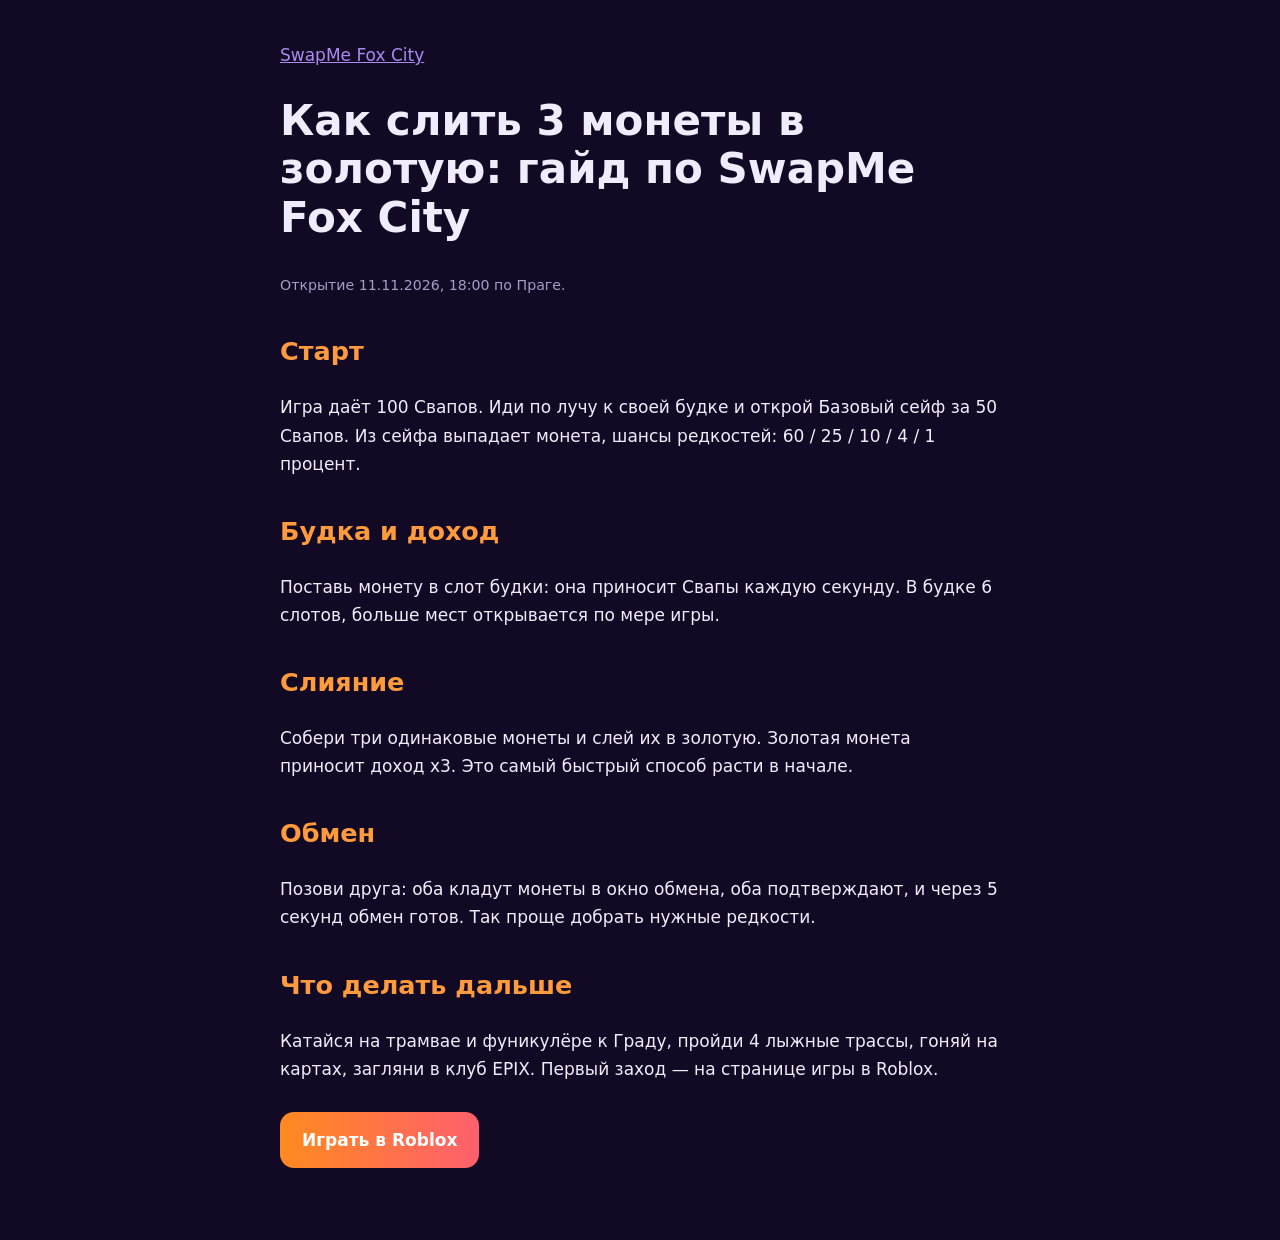
<file: guide/coin-merge-guide.html>
<!doctype html><html lang="ru"><head><meta charset="utf-8"><meta name="viewport" content="width=device-width,initial-scale=1"><title>Как слить 3 монеты в золотую: гайд по SwapMe Fox City</title><meta name="description" content="Пошаговый гайд по тайкуну SwapMe Fox City в Roblox: будка, сейфы, слияние трёх монет в золотую с доходом x3, обмен с друзьями."><script type="application/ld+json">{"@context":"https://schema.org","@type":"Article","headline":"Как слить 3 монеты в золотую: гайд по SwapMe Fox City","inLanguage":"ru","about":"SwapMe Fox City, Roblox tycoon"}</script><style>body{margin:0;background:#120a24;color:#f1ecfb;font:17px/1.65 system-ui,Segoe UI,Roboto,sans-serif;padding:24px 16px 60px}main{max-width:720px;margin:0 auto}h1{font-size:clamp(28px,5vw,42px);line-height:1.15}h2{margin-top:32px;color:#ff9a3d}a{color:#a98bf0}.btn{display:inline-block;background:linear-gradient(90deg,#ff8a1f,#ff5f6d);color:#fff;font-weight:700;padding:14px 22px;border-radius:14px;text-decoration:none;margin:12px 0}small{color:#a79cc4}</style><link rel="canonical" href="https://molotroka123-cell.github.io/swapme-fox-city/guide/coin-merge-guide.html"><meta property="og:image" content="https://molotroka123-cell.github.io/swapme-fox-city/og-cover.jpg"><meta property="og:title" content="SwapMe Fox City guide"></head><body><main><p><a href="../">SwapMe Fox City</a></p><h1>Как слить 3 монеты в золотую: гайд по SwapMe Fox City</h1><p><small>Открытие 11.11.2026, 18:00 по Праге.</small></p><h2>Старт</h2><p>Игра даёт 100 Свапов. Иди по лучу к своей будке и открой Базовый сейф за 50 Свапов. Из сейфа выпадает монета, шансы редкостей: 60 / 25 / 10 / 4 / 1 процент.</p><h2>Будка и доход</h2><p>Поставь монету в слот будки: она приносит Свапы каждую секунду. В будке 6 слотов, больше мест открывается по мере игры.</p><h2>Слияние</h2><p>Собери три одинаковые монеты и слей их в золотую. Золотая монета приносит доход x3. Это самый быстрый способ расти в начале.</p><h2>Обмен</h2><p>Позови друга: оба кладут монеты в окно обмена, оба подтверждают, и через 5 секунд обмен готов. Так проще добрать нужные редкости.</p><h2>Что делать дальше</h2><p>Катайся на трамвае и фуникулёре к Граду, пройди 4 лыжные трассы, гоняй на картах, загляни в клуб EPIX. Первый заход — на странице игры в Roblox.</p><a class="btn" data-play href="https://www.roblox.com/games/124887751218092">Играть в Roblox</a></main><script defer src="../assets/share-links.js"></script><script defer src="../assets/site.js"></script></body></html>
</file>
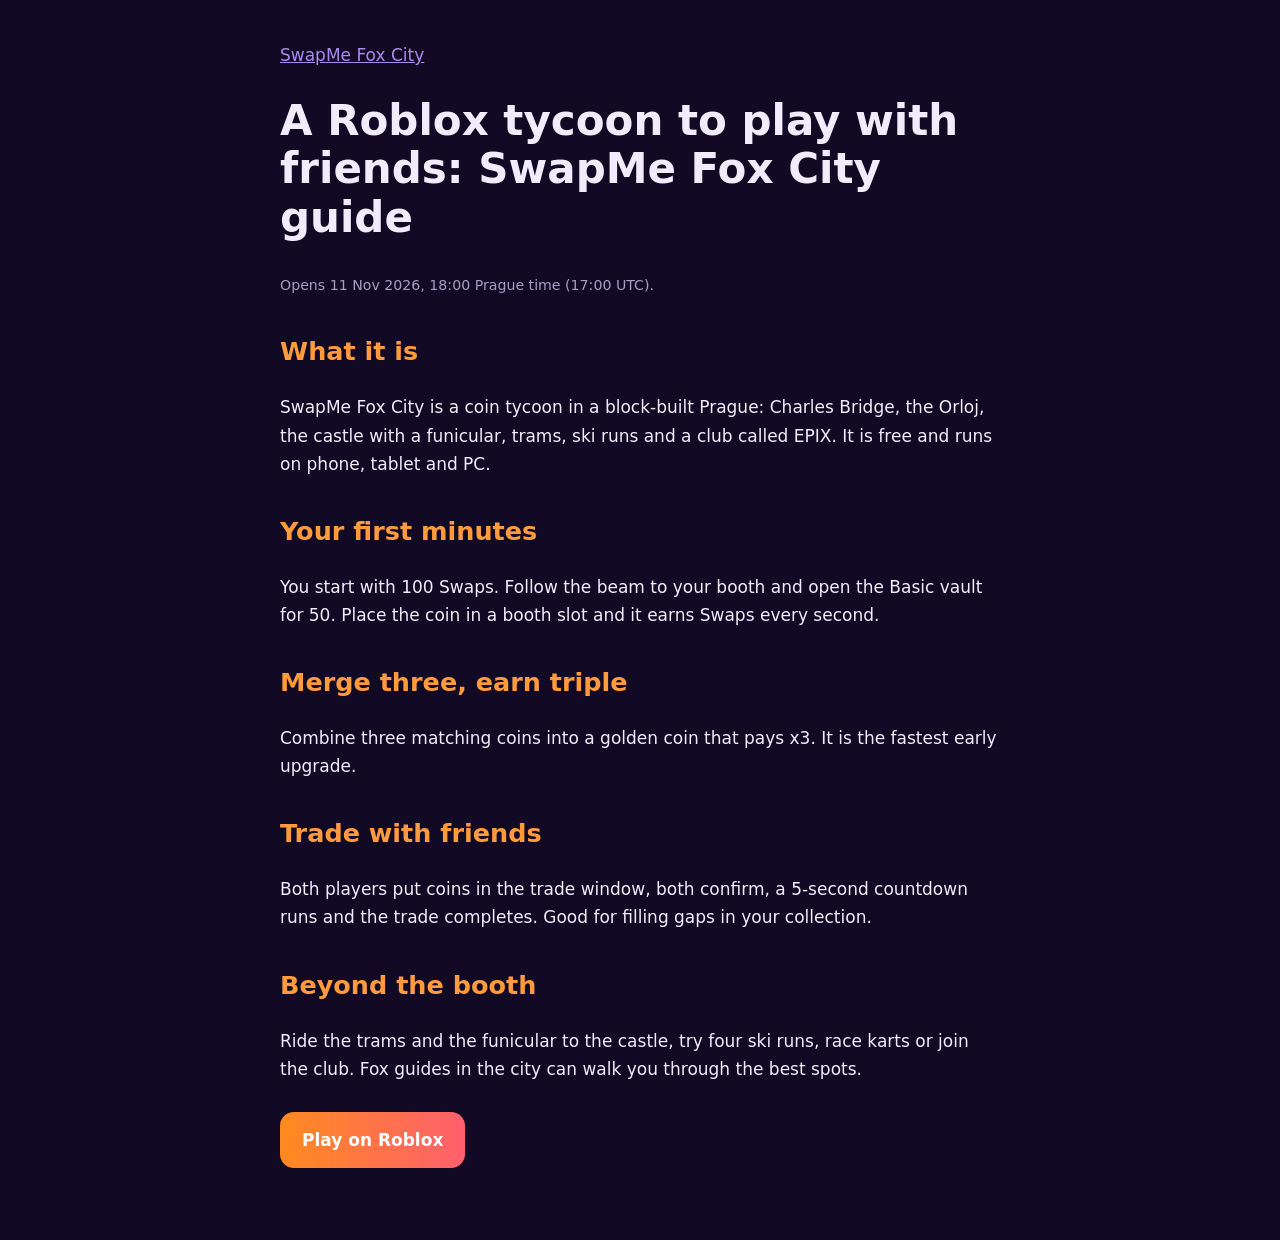
<file: guide/roblox-tycoon-to-play-with-friends.html>
<!doctype html><html lang="en"><head><meta charset="utf-8"><meta name="viewport" content="width=device-width,initial-scale=1"><title>A Roblox tycoon to play with friends: SwapMe Fox City guide</title><meta name="description" content="SwapMe Fox City is a free Roblox tycoon set in a Prague-inspired city. How to start, merge coins, trade with friends and what to do next."><script type="application/ld+json">{"@context":"https://schema.org","@type":"Article","headline":"A Roblox tycoon to play with friends: SwapMe Fox City guide","inLanguage":"en","about":"SwapMe Fox City, Roblox tycoon"}</script><style>body{margin:0;background:#120a24;color:#f1ecfb;font:17px/1.65 system-ui,Segoe UI,Roboto,sans-serif;padding:24px 16px 60px}main{max-width:720px;margin:0 auto}h1{font-size:clamp(28px,5vw,42px);line-height:1.15}h2{margin-top:32px;color:#ff9a3d}a{color:#a98bf0}.btn{display:inline-block;background:linear-gradient(90deg,#ff8a1f,#ff5f6d);color:#fff;font-weight:700;padding:14px 22px;border-radius:14px;text-decoration:none;margin:12px 0}small{color:#a79cc4}</style><link rel="canonical" href="https://molotroka123-cell.github.io/swapme-fox-city/guide/roblox-tycoon-to-play-with-friends.html"><meta property="og:image" content="https://molotroka123-cell.github.io/swapme-fox-city/og-cover.jpg"><meta property="og:title" content="SwapMe Fox City guide"></head><body><main><p><a href="../">SwapMe Fox City</a></p><h1>A Roblox tycoon to play with friends: SwapMe Fox City guide</h1><p><small>Opens 11 Nov 2026, 18:00 Prague time (17:00 UTC).</small></p><h2>What it is</h2><p>SwapMe Fox City is a coin tycoon in a block-built Prague: Charles Bridge, the Orloj, the castle with a funicular, trams, ski runs and a club called EPIX. It is free and runs on phone, tablet and PC.</p><h2>Your first minutes</h2><p>You start with 100 Swaps. Follow the beam to your booth and open the Basic vault for 50. Place the coin in a booth slot and it earns Swaps every second.</p><h2>Merge three, earn triple</h2><p>Combine three matching coins into a golden coin that pays x3. It is the fastest early upgrade.</p><h2>Trade with friends</h2><p>Both players put coins in the trade window, both confirm, a 5-second countdown runs and the trade completes. Good for filling gaps in your collection.</p><h2>Beyond the booth</h2><p>Ride the trams and the funicular to the castle, try four ski runs, race karts or join the club. Fox guides in the city can walk you through the best spots.</p><a class="btn" data-play href="https://www.roblox.com/games/124887751218092">Play on Roblox</a></main><script defer src="../assets/share-links.js"></script><script defer src="../assets/site.js"></script></body></html>
</file>
<file: assets/site.css>
:root{color-scheme:dark;--bg:#10091e;--panel:#211333;--panel2:#2a1841;--text:#fff7ef;--muted:#cabfdf;--orange:#ff922d;--pink:#fc5a80;--violet:#ac6aff;--line:rgba(255,255,255,.12)}
[hidden]{display:none!important}
*{box-sizing:border-box}html{scroll-behavior:smooth}body{margin:0;background:var(--bg);color:var(--text);font:16px/1.55 system-ui,-apple-system,"Segoe UI",Roboto,Arial,sans-serif}
a{color:#ffbf85}a:hover{color:#fff}button,a{touch-action:manipulation}button{font:inherit;cursor:pointer}button:focus-visible,a:focus-visible,summary:focus-visible{outline:3px solid #ffd26c;outline-offset:4px}
.skip{position:absolute;top:-100px;left:1rem;background:#fff;color:#111;padding:.7rem;z-index:30}.skip:focus{top:1rem}
.site-nav{position:absolute;top:0;left:0;width:100%;z-index:10;background:linear-gradient(180deg,rgba(12,7,27,.88),transparent)}
.nav-inner{max-width:1160px;margin:auto;padding:21px 20px;display:flex;align-items:center;justify-content:space-between;gap:18px}.brand{text-decoration:none;color:#fff;font-weight:900;font-size:19px;letter-spacing:.2px;display:flex;align-items:center;gap:10px}.brand-mark{font-size:34px}.nav-links{display:flex;gap:20px;align-items:center;flex-wrap:wrap}.nav-links a{color:#e8ddfa;text-decoration:none;font-size:14px;font-weight:650}.nav-links a:hover{color:var(--orange)}.lang{border:1px solid var(--line);padding:7px 11px;border-radius:10px}
.hero{position:relative;min-height:680px;display:flex;align-items:end;background:linear-gradient(90deg,rgba(13,7,29,.95) 0%,rgba(13,7,29,.84) 41%,rgba(13,7,29,.18) 100%),linear-gradient(0deg,#10091e,transparent 42%),url("../og-cover.jpg") center center/cover no-repeat}
.hero:after{content:"";position:absolute;inset:0;pointer-events:none;background:linear-gradient(0deg,var(--bg),transparent 28%)}
.hero-inner{position:relative;z-index:1;max-width:1160px;width:100%;margin:0 auto;padding:140px 20px 92px}
.eyebrow{font-size:12px;text-transform:uppercase;letter-spacing:.16em;color:#ffd38d;font-weight:850}.hero h1{font-size:clamp(42px,7vw,78px);line-height:1.02;letter-spacing:-.048em;margin:14px 0 20px;max-width:840px;text-wrap:balance;text-shadow:0 5px 25px #120a24bb}.highlight{color:var(--orange)}.lead{font-size:clamp(17px,2.4vw,22px);max-width:670px;margin:0 0 26px;color:#f1eafa}
.actions{display:flex;flex-wrap:wrap;gap:12px;align-items:center;margin:20px 0}.btn{display:inline-flex;justify-content:center;align-items:center;gap:9px;border-radius:14px;padding:15px 24px;font-size:16px;font-weight:850;line-height:1.3;text-decoration:none;border:1px solid transparent;min-height:52px}
.btn-primary{background:linear-gradient(115deg,var(--orange),var(--pink));color:#20102b;box-shadow:0 11px 33px #ff7b3950}.btn-primary:hover{color:#1c0a26;filter:brightness(1.1)}
.btn-secondary{border-color:rgba(255,255,255,.4);background:#170e2caa;color:#fff}.btn-secondary:hover{background:#342047;color:#fff}
.micro{font-size:13px;color:var(--muted);margin:8px 0}.launch{display:inline-flex;align-items:center;flex-wrap:wrap;gap:12px;background:rgba(17,10,34,.82);border:1px solid #af7be754;padding:12px 15px;border-radius:13px;margin-top:14px}.launch strong{color:#ffd17e}.count{display:flex;gap:5px;align-items:baseline}.count b{font-size:18px;font-variant-numeric:tabular-nums}.count span{font-size:12px;color:var(--muted);margin-right:5px}
.page{max-width:1160px;margin:auto;padding:0 20px}.section{padding:66px 0}.section-head{max-width:760px;margin-bottom:28px}.section h2{font-size:clamp(28px,4vw,41px);line-height:1.16;letter-spacing:-.025em;margin:8px 0 12px}.section-head p,.f p,.detail{color:var(--muted)}.grid{display:grid;grid-template-columns:repeat(3,minmax(0,1fr));gap:16px}.f{position:relative;background:linear-gradient(155deg,var(--panel2),var(--panel));border:1px solid var(--line);padding:23px;border-radius:19px}.f h3{margin:10px 0;font-size:21px}.f p{margin:0 0 16px}.f .e{font-size:36px}.tag{display:inline-block;border-radius:99px;border:1px solid rgba(255,255,255,.23);padding:4px 9px;font-size:12px;color:#ffd9b3;font-weight:800}.f a.read{font-weight:800;display:inline-flex;gap:5px}.f a.read:focus-visible{outline-offset:4px}
.callout{background:linear-gradient(125deg,#43205d,#251333 72%);border:1px solid #ad78d75a;border-radius:23px;padding:30px;display:grid;grid-template-columns:1.4fr 1fr;gap:25px;align-items:center}.callout h2{margin-top:0}.callout p{color:#e4d4ff}.steps{counter-reset:item;list-style:none;padding:0;margin:0;display:grid;gap:13px}.steps li{counter-increment:item;position:relative;padding:16px 16px 16px 58px;background:#130b24;border:1px solid var(--line);border-radius:13px}.steps li:before{content:counter(item);position:absolute;left:17px;top:15px;width:28px;height:28px;border-radius:50%;background:var(--orange);color:#24122c;font-weight:900;text-align:center}
.creator{border-radius:20px;border:1px solid var(--line);background:radial-gradient(circle at 94% 18%,#ff853e35,transparent 36%),var(--panel);padding:28px}.caption-card{padding:18px;border:1px solid var(--line);border-radius:15px;background:#120c20}.caption-card p{margin:0 0 14px;font-weight:650}.small-btn{background:#3a2458;color:#fff;border:1px solid #7656a0;border-radius:10px;padding:9px 14px;font-size:14px;font-weight:750}.small-btn:hover{background:#513272}
.tiles{display:grid;grid-template-columns:repeat(2,minmax(0,1fr));gap:14px}.faq details{padding:17px 19px;border:1px solid var(--line);border-radius:14px;background:var(--panel);margin-bottom:10px}.faq summary{font-weight:800;cursor:pointer}.faq p{color:var(--muted);margin-bottom:0}
.footer{border-top:1px solid var(--line);background:#0b0615;padding:34px 20px 50px;color:var(--muted);font-size:14px}.foot-inner{max-width:1160px;margin:auto}.footer a{margin-right:14px}.footer p{margin-bottom:0}.noscript{color:#ffd7a1}
@media(max-width:820px){.grid{grid-template-columns:repeat(2,minmax(0,1fr))}.callout{grid-template-columns:1fr}.hero{min-height:680px;background-position:62% center}.nav-links{gap:10px}}
@media(max-width:580px){.nav-inner{padding:16px}.nav-links a:not(.lang){display:none}.brand{font-size:16px}.hero{min-height:660px;background:linear-gradient(0deg,#10091e 2%,rgba(14,7,29,.65) 75%,rgba(14,7,29,.7)),url("../og-cover.jpg") center center/cover no-repeat}.hero-inner{padding:130px 17px 65px}.hero h1{font-size:clamp(38px,11vw,55px)}.actions .btn{width:100%}.page{padding:0 16px}.section{padding:45px 0}.grid,.tiles{grid-template-columns:1fr}.f{padding:20px}.callout,.creator{padding:20px}.launch{width:100%}}
@media(prefers-reduced-motion:reduce){html{scroll-behavior:auto}*,*:before,*:after{animation-duration:.01ms!important;transition-duration:.01ms!important}}

.world-gallery{display:grid;grid-template-columns:repeat(3,minmax(0,1fr));gap:13px}.world-gallery figure{margin:0;overflow:hidden;background:var(--panel);border:1px solid var(--line);border-radius:15px}.world-gallery img,.world-gallery video{display:block;width:100%;aspect-ratio:4/3;object-fit:cover}.world-gallery figcaption{padding:9px 12px;color:var(--muted);font-size:13px}
@media(max-width:750px){.world-gallery{grid-template-columns:repeat(2,minmax(0,1fr))}}@media(max-width:470px){.world-gallery{grid-template-columns:1fr}}

.game .gimg{margin:-6px -6px 12px;position:relative}.game .gimg img{display:block;width:100%;height:auto;aspect-ratio:16/9;object-fit:cover;border-radius:13px}.game .gimg figcaption{position:absolute;left:8px;bottom:8px;background:rgba(14,7,29,.8);color:#ffd9b3;font-size:11px;font-weight:700;padding:3px 8px;border-radius:99px}.funnel{margin:26px 0 18px}
</file>
